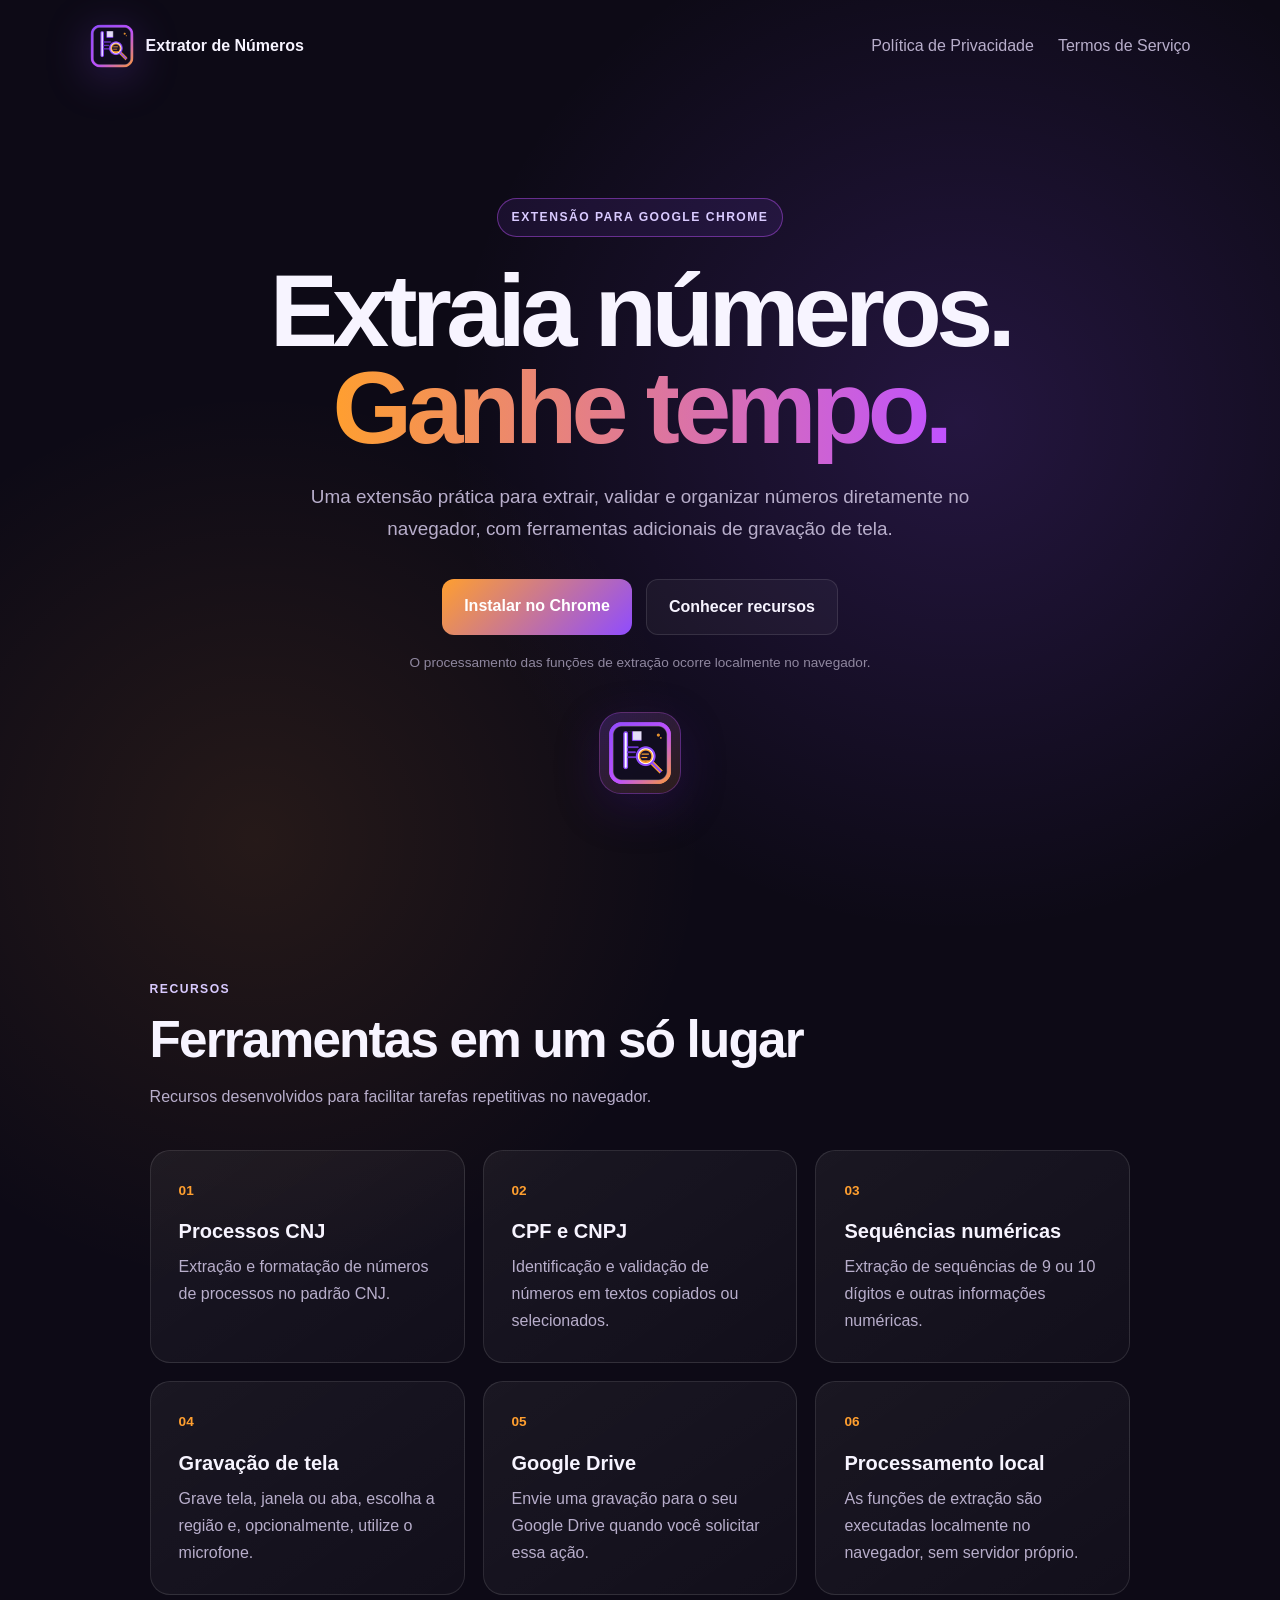
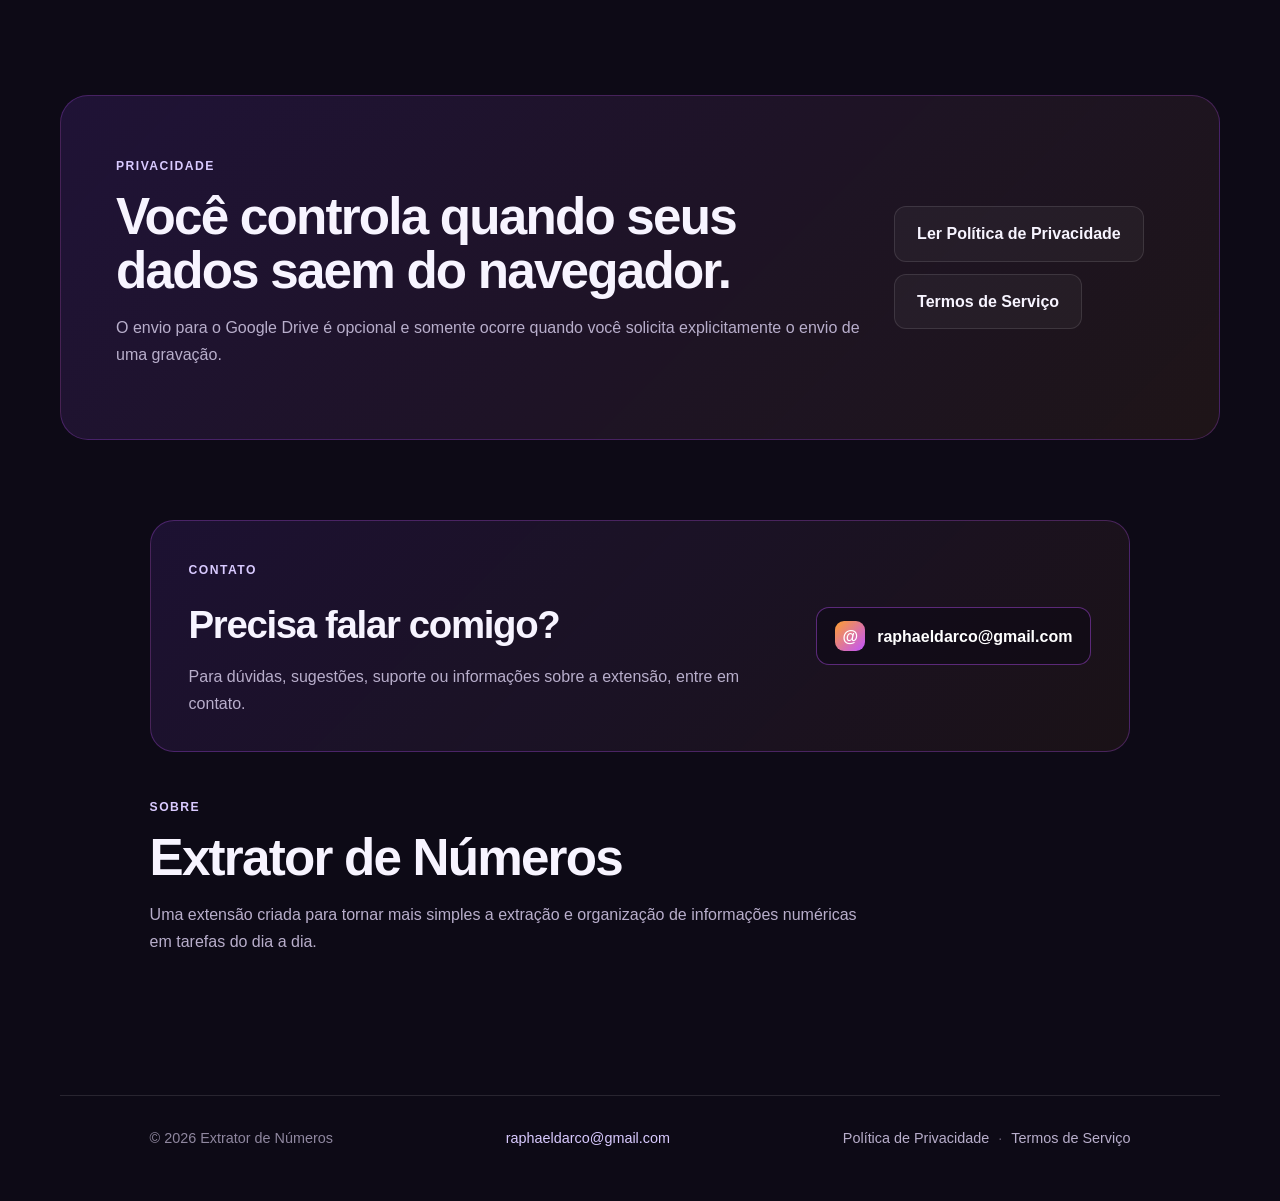
<file: docs/index.html>
<!DOCTYPE html>
<html lang="pt-BR">
<head>
  <meta charset="UTF-8">
  <meta name="google-site-verification" content="2mO7OQUQ_kYdoPT-v-UGAyOBB8fk9TQ_s5k_PDuFMKw" />
  <meta name="viewport" content="width=device-width, initial-scale=1.0">
  <meta name="description" content="Extrator de Números — extensão para Google Chrome para extração, validação, formatação e gravação de tela.">
  <title>Extrator de Números</title>
  <link rel="stylesheet" href="style.css">
</head>
<body>
  <header class="hero">
    <nav class="nav">
      <div class="brand">
        <img class="brand-logo" src="assets/logo.png" alt="Logo Extrator de Números">
        <span>Extrator de Números</span>
      </div>
      <div class="nav-links">
        <a href="privacidade.html">Política de Privacidade</a>
        <a href="termos.html">Termos de Serviço</a>
      </div>
    </nav>

    <div class="hero-content">
      <div class="badge">Extensão para Google Chrome</div>
      <h1>Extraia números.<br><span>Ganhe tempo.</span></h1>
      <p class="lead">
        Uma extensão prática para extrair, validar e organizar números diretamente no navegador,
        com ferramentas adicionais de gravação de tela.
      </p>
      <div class="actions">
        <a class="button primary" href="https://chromewebstore.google.com/detail/extrator-de-n%C3%BAmeros/mpjehkdgofjikceajigjglaoagckagfj?utm_source=item-share-cb" target="_blank" rel="noopener">
          Instalar no Chrome
        </a>
        <a class="button secondary" href="#recursos">Conhecer recursos</a>
      </div>
      <p class="small">O processamento das funções de extração ocorre localmente no navegador.</p>
      <div class="hero-brand-mark"><img src="assets/logo.png" alt="Extrator de Números"></div>
    </div>
  </header>

  <main>
    <section id="recursos" class="section">
      <div class="section-heading">
        <span class="eyebrow">Recursos</span>
        <h2>Ferramentas em um só lugar</h2>
        <p>Recursos desenvolvidos para facilitar tarefas repetitivas no navegador.</p>
      </div>

      <div class="cards">
        <article class="card">
          <div class="card-icon">01</div>
          <h3>Processos CNJ</h3>
          <p>Extração e formatação de números de processos no padrão CNJ.</p>
        </article>

        <article class="card">
          <div class="card-icon">02</div>
          <h3>CPF e CNPJ</h3>
          <p>Identificação e validação de números em textos copiados ou selecionados.</p>
        </article>

        <article class="card">
          <div class="card-icon">03</div>
          <h3>Sequências numéricas</h3>
          <p>Extração de sequências de 9 ou 10 dígitos e outras informações numéricas.</p>
        </article>

        <article class="card">
          <div class="card-icon">04</div>
          <h3>Gravação de tela</h3>
          <p>Grave tela, janela ou aba, escolha a região e, opcionalmente, utilize o microfone.</p>
        </article>

        <article class="card">
          <div class="card-icon">05</div>
          <h3>Google Drive</h3>
          <p>Envie uma gravação para o seu Google Drive quando você solicitar essa ação.</p>
        </article>

        <article class="card">
          <div class="card-icon">06</div>
          <h3>Processamento local</h3>
          <p>As funções de extração são executadas localmente no navegador, sem servidor próprio.</p>
        </article>
      </div>
    </section>

    <section class="privacy-strip">
      <div>
        <span class="eyebrow">Privacidade</span>
        <h2>Você controla quando seus dados saem do navegador.</h2>
        <p>
          O envio para o Google Drive é opcional e somente ocorre quando você solicita
          explicitamente o envio de uma gravação.
        </p>
      </div>
      <div class="privacy-actions">
        <a class="button secondary" href="privacidade.html">Ler Política de Privacidade</a>
        <a class="button secondary" href="termos.html">Termos de Serviço</a>
      </div>
    </section>

    <section class="contact-section">
      <div class="contact-card">
        <div>
          <span class="eyebrow">Contato</span>
          <h2>Precisa falar comigo?</h2>
          <p>Para dúvidas, sugestões, suporte ou informações sobre a extensão, entre em contato.</p>
        </div>
        <a class="contact-email" href="mailto:raphaeldarco@gmail.com">
          <span class="contact-icon">@</span>
          <span>raphaeldarco@gmail.com</span>
        </a>
      </div>
    </section>

    <section class="section compact">
      <div class="section-heading">
        <span class="eyebrow">Sobre</span>
        <h2>Extrator de Números</h2>
        <p>
          Uma extensão criada para tornar mais simples a extração e organização de informações
          numéricas em tarefas do dia a dia.
        </p>
      </div>
    </section>
  </main>

  <footer>
    <div>© 2026 Extrator de Números</div>
    <div class="footer-contact"><a href="mailto:raphaeldarco@gmail.com">raphaeldarco@gmail.com</a></div>
    <div>
      <a href="privacidade.html">Política de Privacidade</a>
      <span class="footer-separator"> · </span>
      <a href="termos.html">Termos de Serviço</a>
    </div>
  </footer>
</body>
</html>
</file>
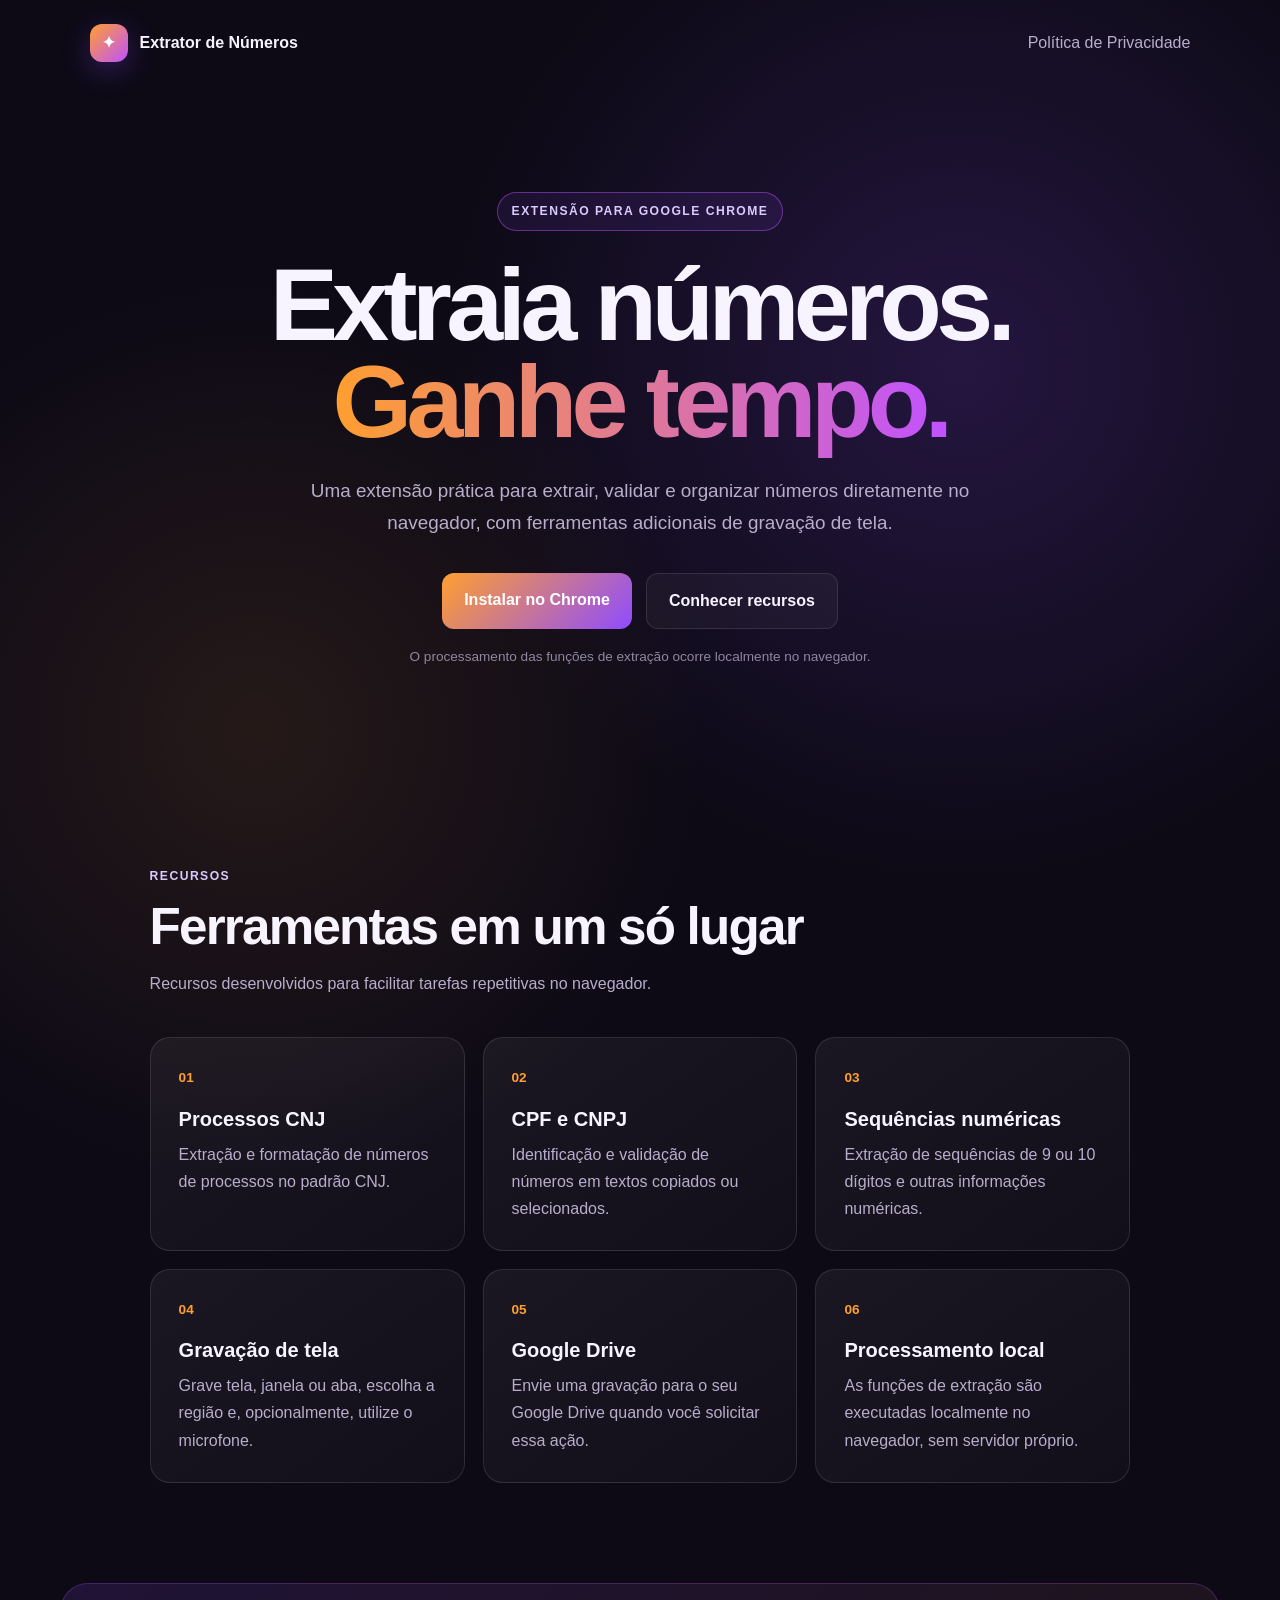
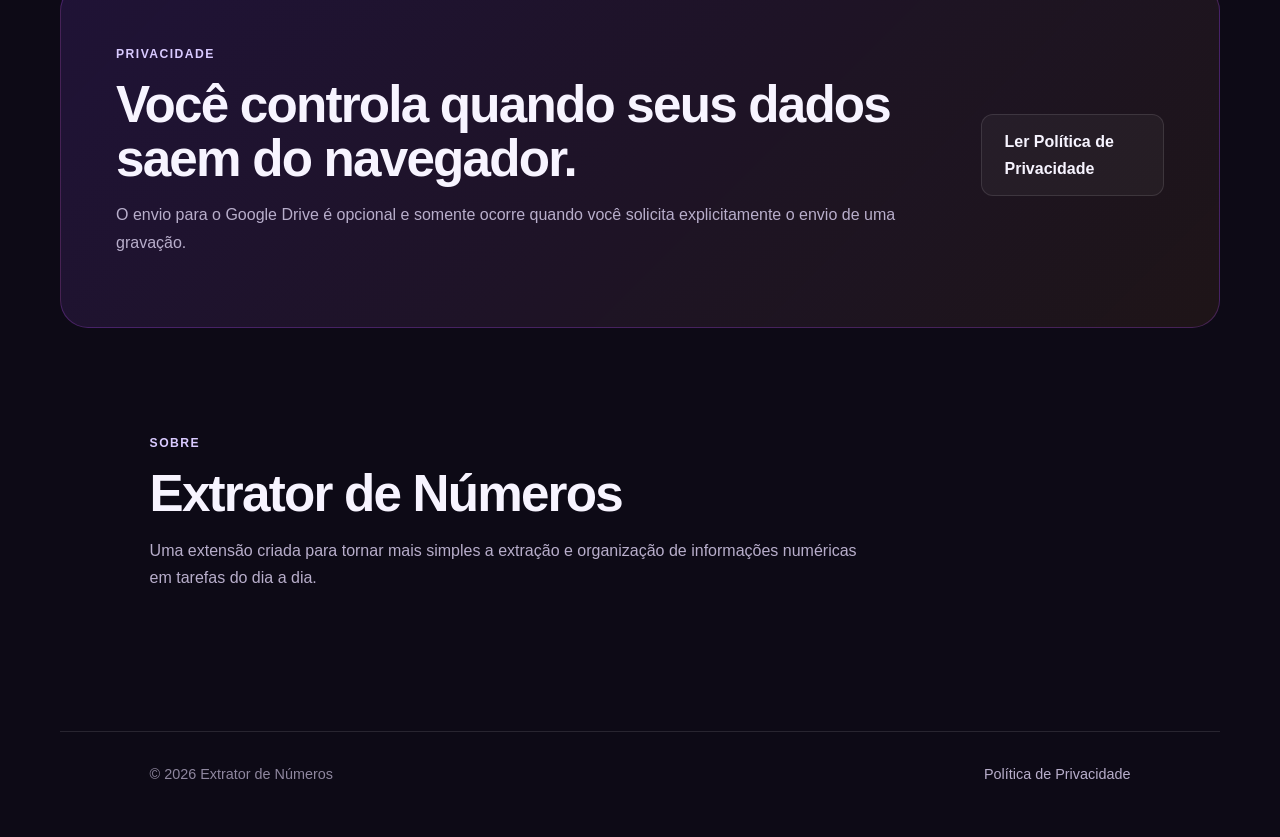
<file: site/index.html>
<!DOCTYPE html>
<html lang="pt-BR">
<head>
  <meta charset="UTF-8">
  <meta name="viewport" content="width=device-width, initial-scale=1.0">
  <meta name="description" content="Extrator de Números — extensão para Google Chrome para extração, validação, formatação e gravação de tela.">
  <title>Extrator de Números</title>
  <link rel="stylesheet" href="style.css">
</head>
<body>
  <header class="hero">
    <nav class="nav">
      <div class="brand">
        <div class="brand-icon">✦</div>
        <span>Extrator de Números</span>
      </div>
      <a href="privacidade.html">Política de Privacidade</a>
    </nav>

    <div class="hero-content">
      <div class="badge">Extensão para Google Chrome</div>
      <h1>Extraia números.<br><span>Ganhe tempo.</span></h1>
      <p class="lead">
        Uma extensão prática para extrair, validar e organizar números diretamente no navegador,
        com ferramentas adicionais de gravação de tela.
      </p>
      <div class="actions">
        <a class="button primary" href="https://chromewebstore.google.com/" target="_blank" rel="noopener">
          Instalar no Chrome
        </a>
        <a class="button secondary" href="#recursos">Conhecer recursos</a>
      </div>
      <p class="small">O processamento das funções de extração ocorre localmente no navegador.</p>
    </div>
  </header>

  <main>
    <section id="recursos" class="section">
      <div class="section-heading">
        <span class="eyebrow">Recursos</span>
        <h2>Ferramentas em um só lugar</h2>
        <p>Recursos desenvolvidos para facilitar tarefas repetitivas no navegador.</p>
      </div>

      <div class="cards">
        <article class="card">
          <div class="card-icon">01</div>
          <h3>Processos CNJ</h3>
          <p>Extração e formatação de números de processos no padrão CNJ.</p>
        </article>

        <article class="card">
          <div class="card-icon">02</div>
          <h3>CPF e CNPJ</h3>
          <p>Identificação e validação de números em textos copiados ou selecionados.</p>
        </article>

        <article class="card">
          <div class="card-icon">03</div>
          <h3>Sequências numéricas</h3>
          <p>Extração de sequências de 9 ou 10 dígitos e outras informações numéricas.</p>
        </article>

        <article class="card">
          <div class="card-icon">04</div>
          <h3>Gravação de tela</h3>
          <p>Grave tela, janela ou aba, escolha a região e, opcionalmente, utilize o microfone.</p>
        </article>

        <article class="card">
          <div class="card-icon">05</div>
          <h3>Google Drive</h3>
          <p>Envie uma gravação para o seu Google Drive quando você solicitar essa ação.</p>
        </article>

        <article class="card">
          <div class="card-icon">06</div>
          <h3>Processamento local</h3>
          <p>As funções de extração são executadas localmente no navegador, sem servidor próprio.</p>
        </article>
      </div>
    </section>

    <section class="privacy-strip">
      <div>
        <span class="eyebrow">Privacidade</span>
        <h2>Você controla quando seus dados saem do navegador.</h2>
        <p>
          O envio para o Google Drive é opcional e somente ocorre quando você solicita
          explicitamente o envio de uma gravação.
        </p>
      </div>
      <a class="button secondary" href="privacidade.html">Ler Política de Privacidade</a>
    </section>

    <section class="section compact">
      <div class="section-heading">
        <span class="eyebrow">Sobre</span>
        <h2>Extrator de Números</h2>
        <p>
          Uma extensão criada para tornar mais simples a extração e organização de informações
          numéricas em tarefas do dia a dia.
        </p>
      </div>
    </section>
  </main>

  <footer>
    <div>© 2026 Extrator de Números</div>
    <div>
      <a href="privacidade.html">Política de Privacidade</a>
    </div>
  </footer>
</body>
</html>
</file>
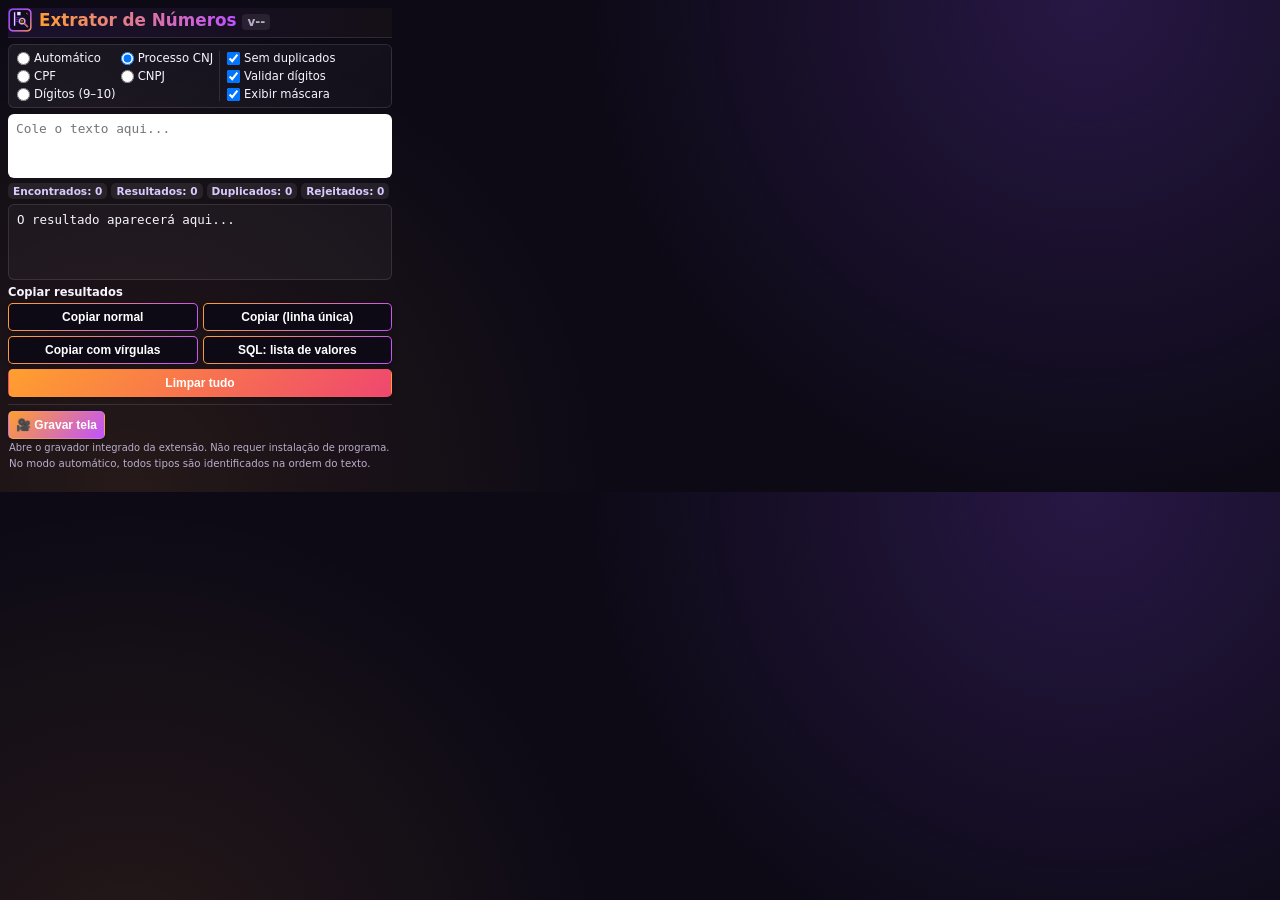
<file: popup.html>
<!DOCTYPE html>
<html lang="pt-BR">
<head>
  <meta charset="UTF-8">
  <meta name="viewport" content="width=device-width, initial-scale=1">
  <title>Extrator de Números</title>
  <style>
    :root {
      --primary: #8f4cff; --primary-hover: #c052ff; --bg-color: #0d0a16;
      --text: #f7f4ff; --muted: #b8aecb; --border: rgba(255,255,255,.11); --success: #10b981;
      --danger: #ef476f; --orange:#ff9f2f; --purple2:#c052ff;
    }
    * { box-sizing: border-box; }
    body {
      font-family: "Segoe UI", system-ui, -apple-system, sans-serif;
      padding: 8px; width: 400px; background:
        radial-gradient(circle at 85% 0%, rgba(143,76,255,.20), transparent 42%),
        radial-gradient(circle at 10% 100%, rgba(255,159,47,.10), transparent 38%),
        var(--bg-color);
      color: var(--text); margin: 0; overflow: hidden;
    }
    .header { display:flex; background:linear-gradient(90deg,rgba(143,76,255,.10),rgba(255,159,47,.03)); align-items:center; gap:7px; margin-bottom:6px;
      border-bottom:1px solid var(--border); padding-bottom:5px; }
    .header img { width:24px; height:24px; }
    .header-title-wrapper { display:flex; align-items:baseline; gap:6px; }
    h3 { margin:0; font-size:1.05rem; background:linear-gradient(90deg,var(--orange),var(--purple2)); -webkit-background-clip:text; background-clip:text; color:transparent; font-weight:700; }
    .versao { font-size:.75rem; color:var(--muted); font-weight:600;
      background:rgba(255,255,255,.08); padding:1px 5px; border-radius:4px; }
    .controles { display:grid; grid-template-columns:1fr 1fr; gap:6px;
      background:linear-gradient(145deg,rgba(255,255,255,.055),rgba(255,255,255,.025)); padding:6px 8px; border:1px solid var(--border);
      border-radius:6px; margin-bottom:6px; }
    .radio-group { display:grid; grid-template-columns:1fr 1fr; gap:4px 5px; font-size:.73rem; }
    .check-group { display:flex; flex-direction:column; gap:4px; font-size:.72rem;
      border-left:1px solid var(--border); padding-left:7px; justify-content:center; }
    label { cursor:pointer; display:flex; align-items:center; gap:4px; white-space:nowrap; }
    input[type=radio], input[type=checkbox] { margin:0; cursor:pointer; }
    textarea { display:block; width:100%; height:64px; padding:6px 7px; border:1px solid var(--border);
      border-radius:6px; resize:none; font-family:monospace; font-size:.8rem; margin-bottom:5px; }
    textarea:focus { outline:2px solid rgba(143,76,255,.65); border-color:transparent; }
    .resumo { display:flex; flex-wrap:wrap; gap:4px; margin:0 0 5px; }
    .contador { background:rgba(255,255,255,.08); color:#d9caff; border-radius:5px; padding:2px 5px;
      font-size:.66rem; font-weight:600; }
    .contador.alerta { background:rgba(239,71,111,.16); color:#ffb4c2; }
    .resultado { white-space:pre-wrap; overflow-wrap:anywhere; background:rgba(255,255,255,.035);
      border:1px solid var(--border); border-radius:6px; padding:7px 8px;
      margin-bottom:5px; height:76px; overflow-y:auto; font-family:monospace;
      font-size:.78rem; color:#f7f4ff; }
    .rotulo { font-size:.72rem; font-weight:700; margin:1px 0 4px; }
    .botoes { display:grid; grid-template-columns:1fr 1fr; gap:5px; }
    button { background:linear-gradient(135deg,var(--orange),var(--purple)); color:#fff; border:1px solid rgba(255,255,255,.12); padding:6px 7px;
      border-radius:5px; cursor:pointer; font-weight:600; font-size:.75rem; transition:background .15s, box-shadow .15s, transform .1s; box-shadow:0 1px 4px rgba(0,0,0,.18); }
    button:hover { background:linear-gradient(135deg,#ffae43,#c052ff); box-shadow:0 2px 7px rgba(192,82,255,.28); }
    button:active { transform:scale(.99); }
    .botoes button {
      background:
        linear-gradient(#0d0a16,#0d0a16) padding-box,
        linear-gradient(135deg,var(--orange),var(--purple2)) border-box;
      color:#fff;
      border:1px solid transparent;
    }
    .botoes button:hover {
      background:
        linear-gradient(#171126,#171126) padding-box,
        linear-gradient(135deg,var(--orange),var(--purple2)) border-box;
      box-shadow:0 2px 8px rgba(192,82,255,.32);
    }
    .btn-largo { grid-column:span 2; }
    .btn-perigo { background:linear-gradient(135deg,#ff9f2f,#ef476f)!important; }
    .btn-perigo:hover { background:linear-gradient(135deg,#ffad3d,#f45b7b)!important; box-shadow:0 2px 8px rgba(239,71,111,.30); }
    .sucesso { background:linear-gradient(135deg,#0ea66f,#13c48b)!important; }
    .ajuda { font-size:.64rem; color:var(--muted); line-height:1.2; margin:4px 1px 0; }
    .status { min-height:12px; font-size:.66rem; color:var(--muted); margin:3px 1px 0; }

    .gravador-separador { margin-top:7px; border-top:1px solid var(--border); padding-top:6px; }
    #btn-gravar { background:linear-gradient(135deg,#ff9f2f,#c052ff); }
    #btn-gravar:hover { background:linear-gradient(135deg,#ffad3d,#c052ff); }
    .gravador-info { font-size:.62rem; color:var(--muted); margin:3px 1px 0; }

    @media (max-width: 360px) { body { width:340px; } .controles { grid-template-columns:1fr 1fr; } }
  </style>
</head>
<body>
  <div class="header">
    <img src="icons/icon48.png" alt="Ícone">
    <div class="header-title-wrapper">
      <h3>Extrator de Números</h3>
      <span id="versao-app" class="versao">v--</span>
    </div>
  </div>

  <div class="controles">
    <div class="radio-group" role="group" aria-label="Tipo de extração">
      <label><input type="radio" name="tipo" value="AUTO"> Automático</label>
      <label><input type="radio" name="tipo" value="CNJ" checked> Processo CNJ</label>
      <label><input type="radio" name="tipo" value="CPF"> CPF</label>
      <label><input type="radio" name="tipo" value="CNPJ"> CNPJ</label>
      <label><input type="radio" name="tipo" value="9_10_digitos"> Dígitos (9–10)</label>
    </div>
    <div class="check-group">
      <label><input type="checkbox" id="remover-duplicados" checked> Sem duplicados</label>
      <label><input type="checkbox" id="validar-dv" checked> Validar dígitos</label>
      <label><input type="checkbox" id="com-mascara" checked> Exibir máscara</label>
    </div>
  </div>

  <textarea id="entrada" placeholder="Cole o texto aqui..." aria-label="Texto para extrair"></textarea>
  <div class="resumo" aria-live="polite">
    <span class="contador" id="cnt-encontrados">Encontrados: 0</span>
    <span class="contador" id="cnt-resultados">Resultados: 0</span>
    <span class="contador" id="cnt-duplicados">Duplicados: 0</span>
    <span class="contador" id="cnt-invalidos">Rejeitados: 0</span>
  </div>
  <div class="resultado" id="saida" aria-live="polite">O resultado aparecerá aqui...</div>

  <div class="rotulo">Copiar resultados</div>
  <div class="botoes">
    <button id="btn-copiar">Copiar normal</button>
    <button id="btn-copiar-linha">Copiar (linha única)</button>
    <button id="btn-copiar-virgula">Copiar com vírgulas</button>
    <button id="btn-copiar-sql-lista">SQL: lista de valores</button>
    <button id="btn-limpar" class="btn-largo btn-perigo">Limpar tudo</button>
  </div>

  <div class="gravador-separador">
    <button id="btn-gravar" class="btn-largo">🎥 Gravar tela</button>
    <div class="gravador-info">Abre o gravador integrado da extensão. Não requer instalação de programa.</div>
  </div>

  <p class="ajuda">No modo automático, todos tipos são identificados na ordem do texto.</p>
  <div class="status" id="status" role="status"></div>

  <script src="popup.js"></script>
</body>
</html>
</file>
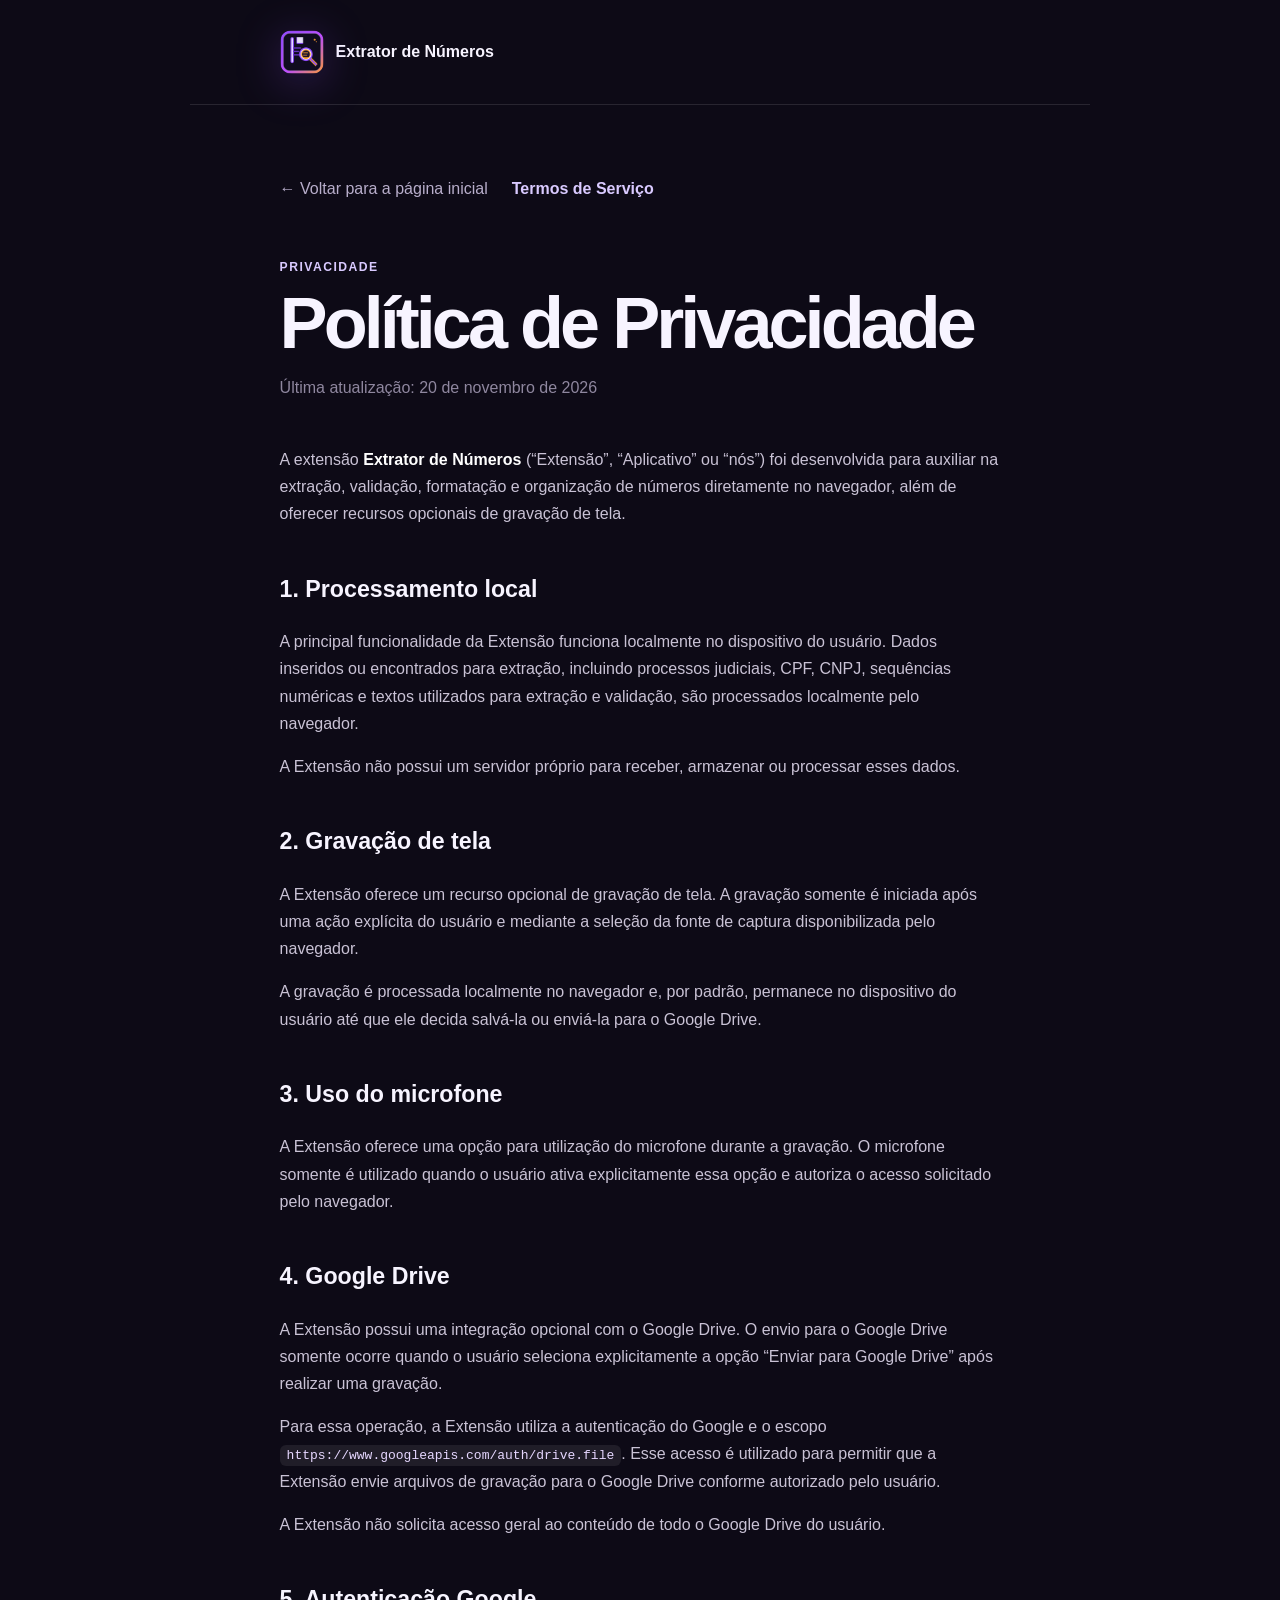
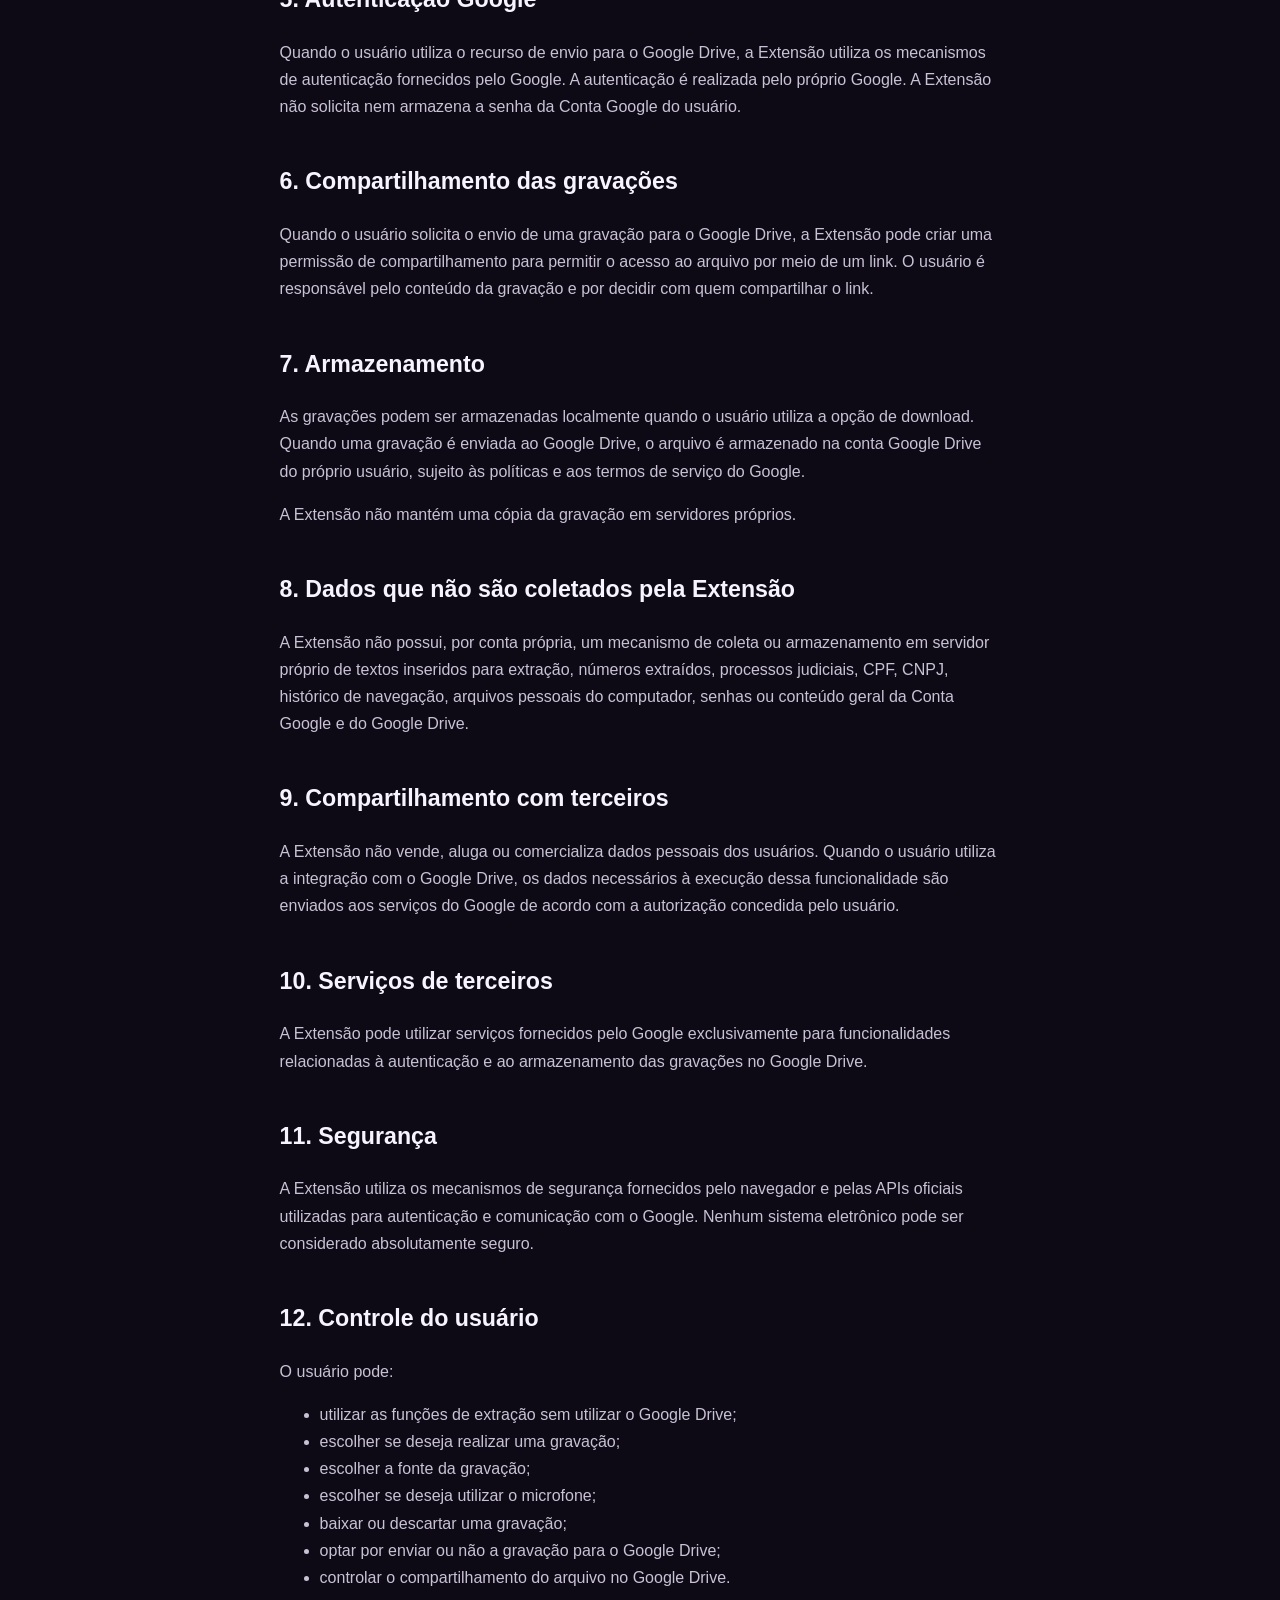
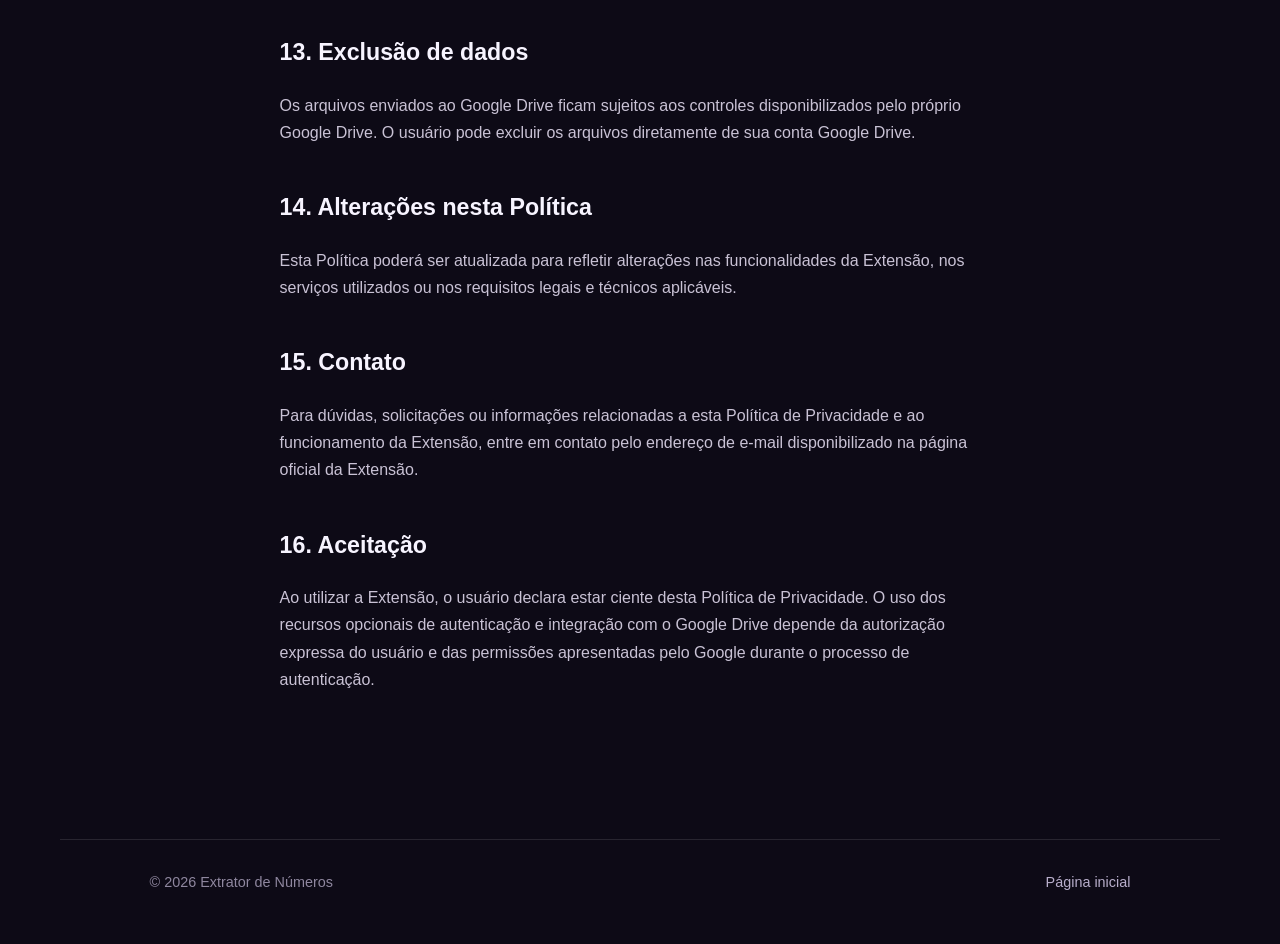
<file: docs/privacidade.html>
<!DOCTYPE html>
<html lang="pt-BR">
<head>
  <meta charset="UTF-8">
  <meta name="viewport" content="width=device-width, initial-scale=1.0">
  <meta name="description" content="Política de Privacidade do Extrator de Números.">
  <title>Política de Privacidade — Extrator de Números</title>
  <link rel="stylesheet" href="style.css">
</head>
<body class="document-page">
  <header class="simple-header">
    <a class="brand" href="index.html">
      <img class="brand-logo" src="assets/logo.png" alt="Logo Extrator de Números">
      <span>Extrator de Números</span>
    </a>
  </header>

  <main class="document">
    <div class="document-links">
      <a class="back" href="index.html">← Voltar para a página inicial</a>
      <a class="document-link" href="termos.html">Termos de Serviço</a>
    </div>

    <span class="eyebrow">Privacidade</span>
    <h1>Política de Privacidade</h1>
    <p class="updated">Última atualização: 20 de novembro de 2026</p>

    <p>
      A extensão <strong>Extrator de Números</strong> (“Extensão”, “Aplicativo” ou “nós”)
      foi desenvolvida para auxiliar na extração, validação, formatação e organização de
      números diretamente no navegador, além de oferecer recursos opcionais de gravação de tela.
    </p>

    <h2>1. Processamento local</h2>
    <p>
      A principal funcionalidade da Extensão funciona localmente no dispositivo do usuário.
      Dados inseridos ou encontrados para extração, incluindo processos judiciais, CPF, CNPJ,
      sequências numéricas e textos utilizados para extração e validação, são processados localmente
      pelo navegador.
    </p>
    <p>A Extensão não possui um servidor próprio para receber, armazenar ou processar esses dados.</p>

    <h2>2. Gravação de tela</h2>
    <p>
      A Extensão oferece um recurso opcional de gravação de tela. A gravação somente é iniciada
      após uma ação explícita do usuário e mediante a seleção da fonte de captura disponibilizada
      pelo navegador.
    </p>
    <p>
      A gravação é processada localmente no navegador e, por padrão, permanece no dispositivo
      do usuário até que ele decida salvá-la ou enviá-la para o Google Drive.
    </p>

    <h2>3. Uso do microfone</h2>
    <p>
      A Extensão oferece uma opção para utilização do microfone durante a gravação.
      O microfone somente é utilizado quando o usuário ativa explicitamente essa opção e
      autoriza o acesso solicitado pelo navegador.
    </p>

    <h2>4. Google Drive</h2>
    <p>
      A Extensão possui uma integração opcional com o Google Drive. O envio para o Google Drive
      somente ocorre quando o usuário seleciona explicitamente a opção “Enviar para Google Drive”
      após realizar uma gravação.
    </p>
    <p>
      Para essa operação, a Extensão utiliza a autenticação do Google e o escopo
      <code>https://www.googleapis.com/auth/drive.file</code>.
      Esse acesso é utilizado para permitir que a Extensão envie arquivos de gravação para o
      Google Drive conforme autorizado pelo usuário.
    </p>
    <p>
      A Extensão não solicita acesso geral ao conteúdo de todo o Google Drive do usuário.
    </p>

    <h2>5. Autenticação Google</h2>
    <p>
      Quando o usuário utiliza o recurso de envio para o Google Drive, a Extensão utiliza os
      mecanismos de autenticação fornecidos pelo Google. A autenticação é realizada pelo próprio
      Google. A Extensão não solicita nem armazena a senha da Conta Google do usuário.
    </p>

    <h2>6. Compartilhamento das gravações</h2>
    <p>
      Quando o usuário solicita o envio de uma gravação para o Google Drive, a Extensão pode criar
      uma permissão de compartilhamento para permitir o acesso ao arquivo por meio de um link.
      O usuário é responsável pelo conteúdo da gravação e por decidir com quem compartilhar o link.
    </p>

    <h2>7. Armazenamento</h2>
    <p>
      As gravações podem ser armazenadas localmente quando o usuário utiliza a opção de download.
      Quando uma gravação é enviada ao Google Drive, o arquivo é armazenado na conta Google Drive
      do próprio usuário, sujeito às políticas e aos termos de serviço do Google.
    </p>
    <p>A Extensão não mantém uma cópia da gravação em servidores próprios.</p>

    <h2>8. Dados que não são coletados pela Extensão</h2>
    <p>
      A Extensão não possui, por conta própria, um mecanismo de coleta ou armazenamento em servidor
      próprio de textos inseridos para extração, números extraídos, processos judiciais, CPF,
      CNPJ, histórico de navegação, arquivos pessoais do computador, senhas ou conteúdo geral
      da Conta Google e do Google Drive.
    </p>

    <h2>9. Compartilhamento com terceiros</h2>
    <p>
      A Extensão não vende, aluga ou comercializa dados pessoais dos usuários.
      Quando o usuário utiliza a integração com o Google Drive, os dados necessários à execução
      dessa funcionalidade são enviados aos serviços do Google de acordo com a autorização
      concedida pelo usuário.
    </p>

    <h2>10. Serviços de terceiros</h2>
    <p>
      A Extensão pode utilizar serviços fornecidos pelo Google exclusivamente para funcionalidades
      relacionadas à autenticação e ao armazenamento das gravações no Google Drive.
    </p>

    <h2>11. Segurança</h2>
    <p>
      A Extensão utiliza os mecanismos de segurança fornecidos pelo navegador e pelas APIs oficiais
      utilizadas para autenticação e comunicação com o Google. Nenhum sistema eletrônico pode ser
      considerado absolutamente seguro.
    </p>

    <h2>12. Controle do usuário</h2>
    <p>O usuário pode:</p>
    <ul>
      <li>utilizar as funções de extração sem utilizar o Google Drive;</li>
      <li>escolher se deseja realizar uma gravação;</li>
      <li>escolher a fonte da gravação;</li>
      <li>escolher se deseja utilizar o microfone;</li>
      <li>baixar ou descartar uma gravação;</li>
      <li>optar por enviar ou não a gravação para o Google Drive;</li>
      <li>controlar o compartilhamento do arquivo no Google Drive.</li>
    </ul>

    <h2>13. Exclusão de dados</h2>
    <p>
      Os arquivos enviados ao Google Drive ficam sujeitos aos controles disponibilizados pelo
      próprio Google Drive. O usuário pode excluir os arquivos diretamente de sua conta Google Drive.
    </p>

    <h2>14. Alterações nesta Política</h2>
    <p>
      Esta Política poderá ser atualizada para refletir alterações nas funcionalidades da Extensão,
      nos serviços utilizados ou nos requisitos legais e técnicos aplicáveis.
    </p>

    <h2>15. Contato</h2>
    <p>
      Para dúvidas, solicitações ou informações relacionadas a esta Política de Privacidade e ao
      funcionamento da Extensão, entre em contato pelo endereço de e-mail disponibilizado na
      página oficial da Extensão.
    </p>

    <h2>16. Aceitação</h2>
    <p>
      Ao utilizar a Extensão, o usuário declara estar ciente desta Política de Privacidade.
      O uso dos recursos opcionais de autenticação e integração com o Google Drive depende da
      autorização expressa do usuário e das permissões apresentadas pelo Google durante o processo
      de autenticação.
    </p>
  </main>

  <footer>
    <div>© 2026 Extrator de Números</div>
    <div><a href="index.html">Página inicial</a></div>
  </footer>
</body>
</html>
</file>
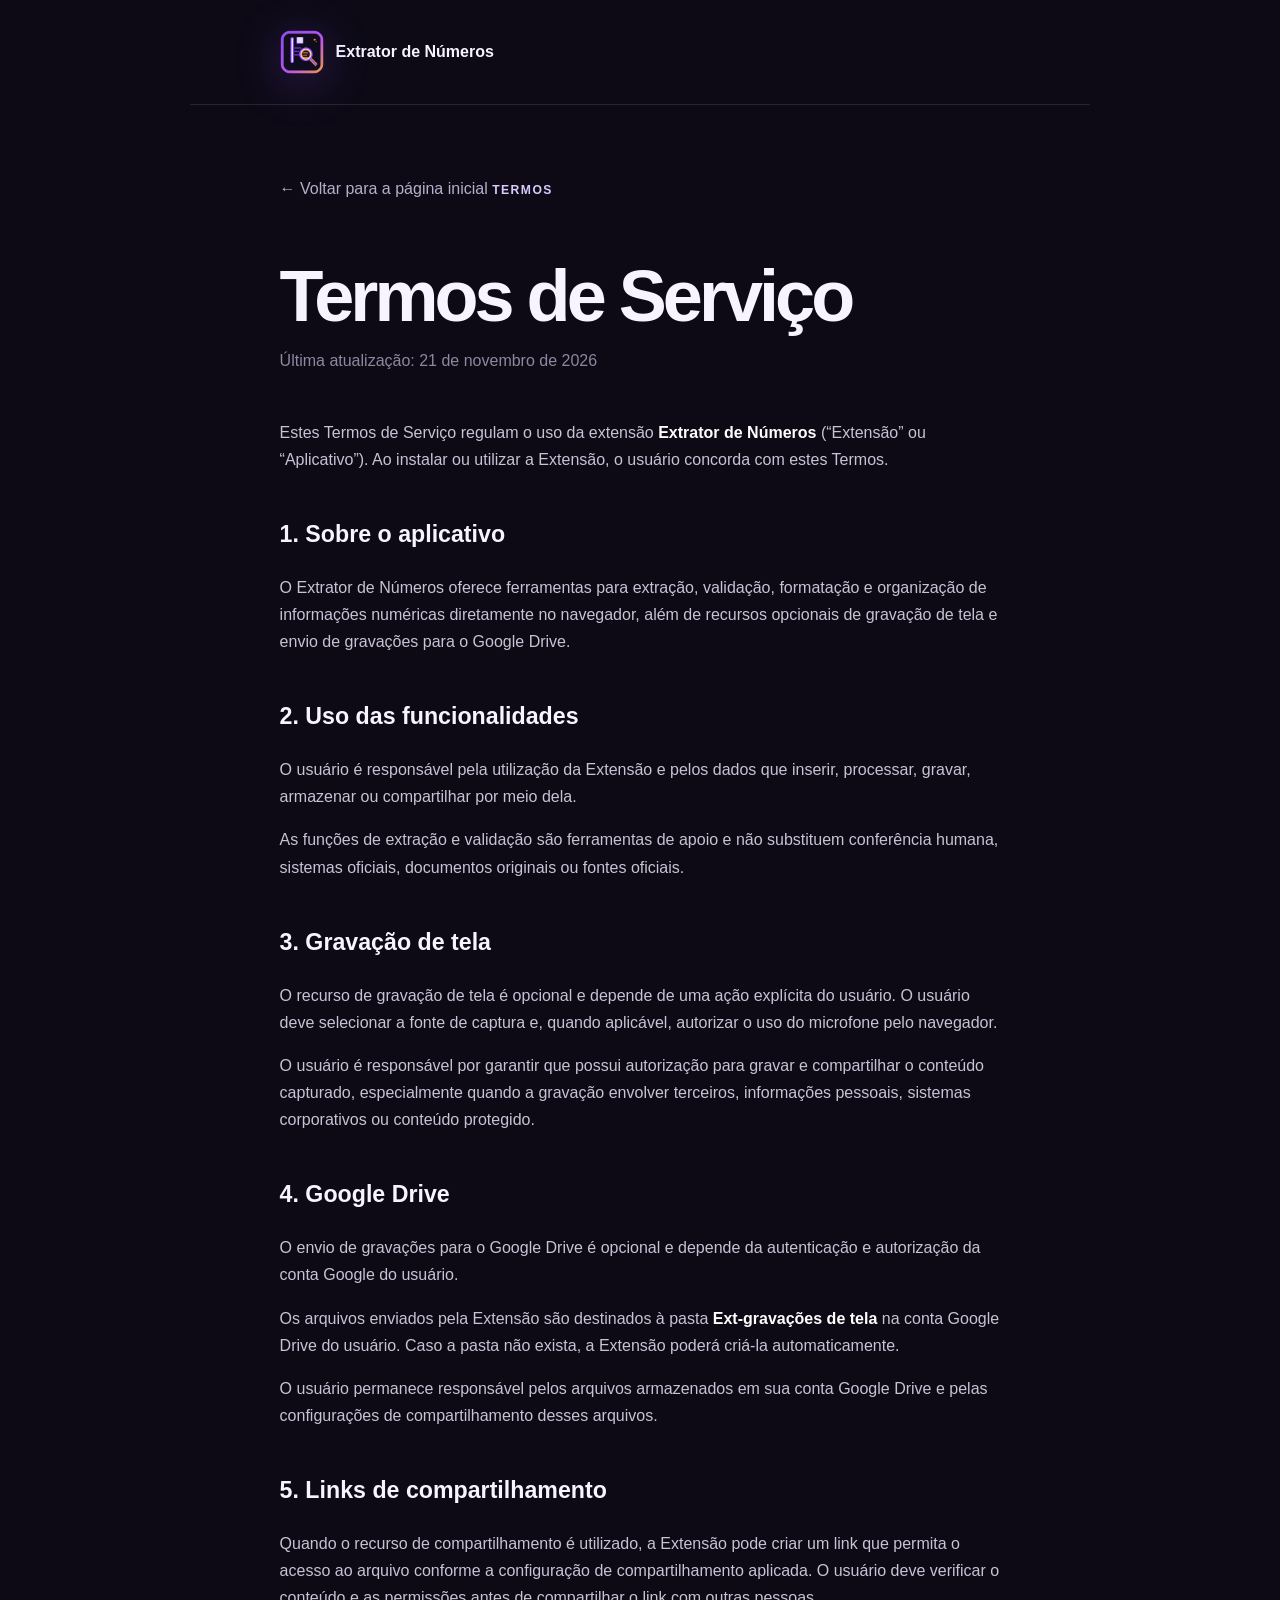
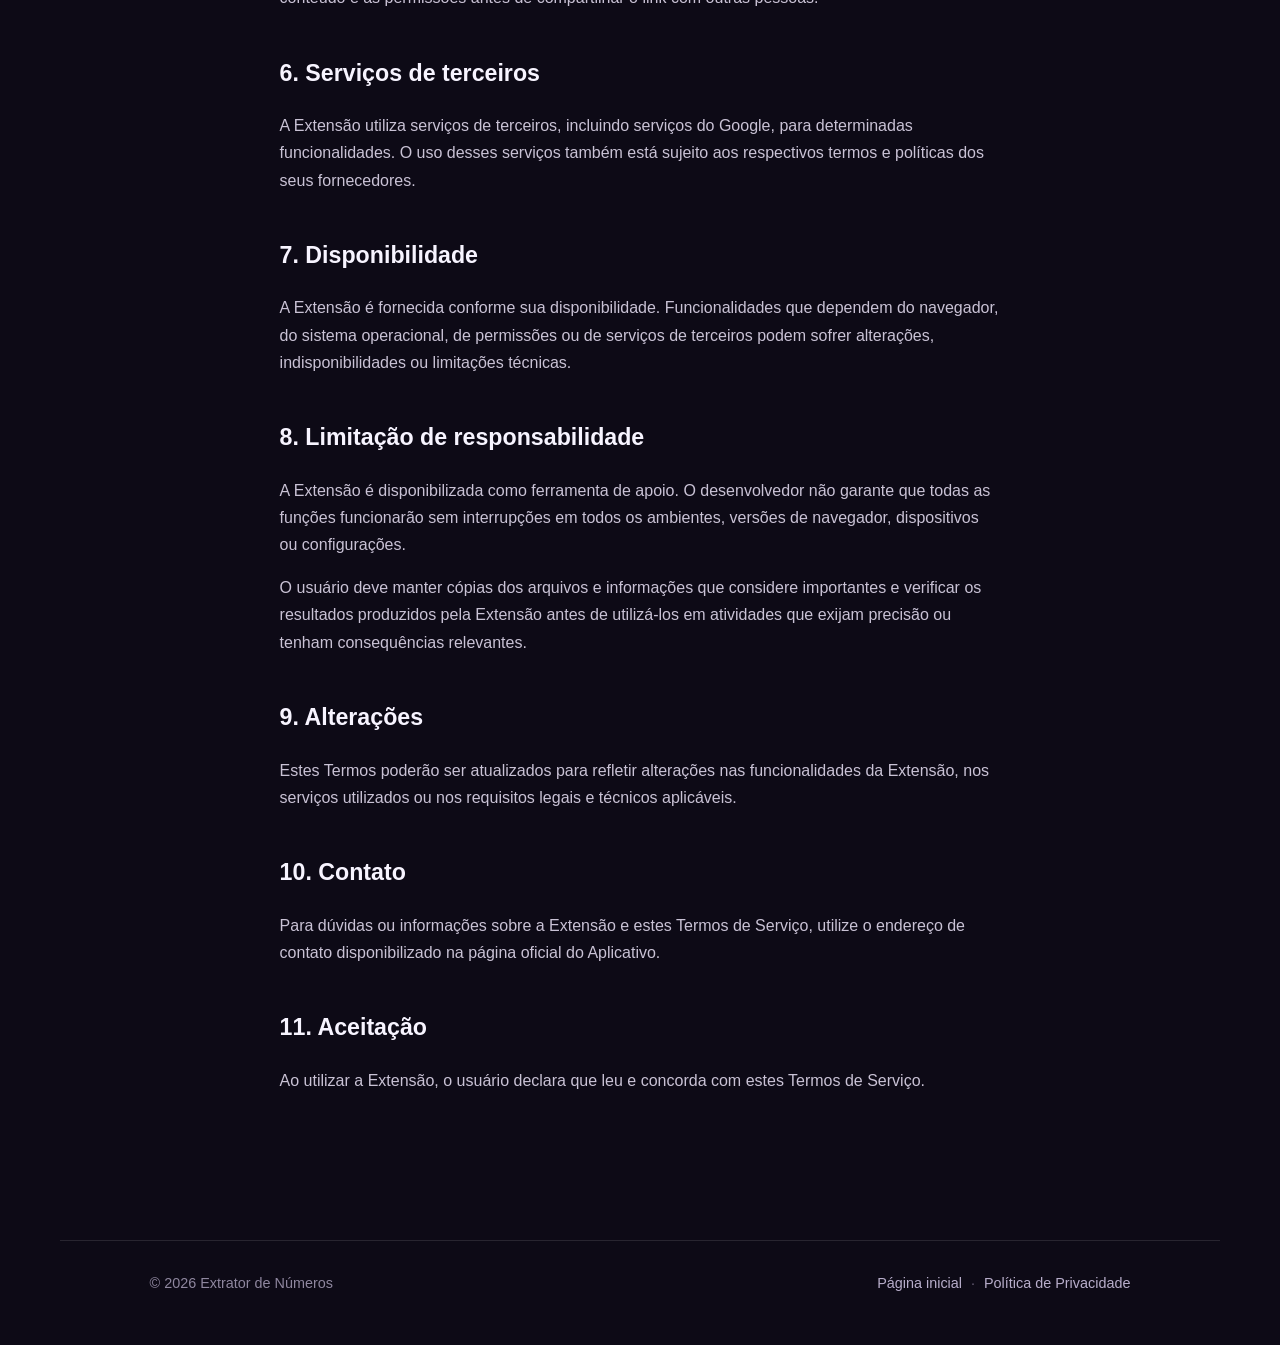
<file: docs/termos.html>
<!DOCTYPE html>
<html lang="pt-BR">
<head>
  <meta charset="UTF-8">
  <meta name="viewport" content="width=device-width, initial-scale=1.0">
  <meta name="description" content="Termos de Serviço do Extrator de Números.">
  <title>Termos de Serviço — Extrator de Números</title>
  <link rel="stylesheet" href="style.css">
</head>
<body class="document-page">
  <header class="simple-header">
    <a class="brand" href="index.html">
      <img class="brand-logo" src="assets/logo.png" alt="Logo Extrator de Números">
      <span>Extrator de Números</span>
    </a>
  </header>

  <main class="document">
    <a class="back" href="index.html">← Voltar para a página inicial</a>

    <span class="eyebrow">Termos</span>
    <h1>Termos de Serviço</h1>
    <p class="updated">Última atualização: 21 de novembro de 2026</p>

    <p>
      Estes Termos de Serviço regulam o uso da extensão <strong>Extrator de Números</strong>
      (“Extensão” ou “Aplicativo”). Ao instalar ou utilizar a Extensão, o usuário concorda
      com estes Termos.
    </p>

    <h2>1. Sobre o aplicativo</h2>
    <p>
      O Extrator de Números oferece ferramentas para extração, validação, formatação e
      organização de informações numéricas diretamente no navegador, além de recursos
      opcionais de gravação de tela e envio de gravações para o Google Drive.
    </p>

    <h2>2. Uso das funcionalidades</h2>
    <p>
      O usuário é responsável pela utilização da Extensão e pelos dados que inserir,
      processar, gravar, armazenar ou compartilhar por meio dela.
    </p>
    <p>
      As funções de extração e validação são ferramentas de apoio e não substituem
      conferência humana, sistemas oficiais, documentos originais ou fontes oficiais.
    </p>

    <h2>3. Gravação de tela</h2>
    <p>
      O recurso de gravação de tela é opcional e depende de uma ação explícita do usuário.
      O usuário deve selecionar a fonte de captura e, quando aplicável, autorizar o uso
      do microfone pelo navegador.
    </p>
    <p>
      O usuário é responsável por garantir que possui autorização para gravar e compartilhar
      o conteúdo capturado, especialmente quando a gravação envolver terceiros, informações
      pessoais, sistemas corporativos ou conteúdo protegido.
    </p>

    <h2>4. Google Drive</h2>
    <p>
      O envio de gravações para o Google Drive é opcional e depende da autenticação e
      autorização da conta Google do usuário.
    </p>
    <p>
      Os arquivos enviados pela Extensão são destinados à pasta
      <strong>Ext-gravações de tela</strong> na conta Google Drive do usuário. Caso a pasta
      não exista, a Extensão poderá criá-la automaticamente.
    </p>
    <p>
      O usuário permanece responsável pelos arquivos armazenados em sua conta Google Drive
      e pelas configurações de compartilhamento desses arquivos.
    </p>

    <h2>5. Links de compartilhamento</h2>
    <p>
      Quando o recurso de compartilhamento é utilizado, a Extensão pode criar um link que
      permita o acesso ao arquivo conforme a configuração de compartilhamento aplicada.
      O usuário deve verificar o conteúdo e as permissões antes de compartilhar o link com
      outras pessoas.
    </p>

    <h2>6. Serviços de terceiros</h2>
    <p>
      A Extensão utiliza serviços de terceiros, incluindo serviços do Google, para determinadas
      funcionalidades. O uso desses serviços também está sujeito aos respectivos termos e
      políticas dos seus fornecedores.
    </p>

    <h2>7. Disponibilidade</h2>
    <p>
      A Extensão é fornecida conforme sua disponibilidade. Funcionalidades que dependem do
      navegador, do sistema operacional, de permissões ou de serviços de terceiros podem
      sofrer alterações, indisponibilidades ou limitações técnicas.
    </p>

    <h2>8. Limitação de responsabilidade</h2>
    <p>
      A Extensão é disponibilizada como ferramenta de apoio. O desenvolvedor não garante que
      todas as funções funcionarão sem interrupções em todos os ambientes, versões de navegador,
      dispositivos ou configurações.
    </p>
    <p>
      O usuário deve manter cópias dos arquivos e informações que considere importantes e
      verificar os resultados produzidos pela Extensão antes de utilizá-los em atividades
      que exijam precisão ou tenham consequências relevantes.
    </p>

    <h2>9. Alterações</h2>
    <p>
      Estes Termos poderão ser atualizados para refletir alterações nas funcionalidades da
      Extensão, nos serviços utilizados ou nos requisitos legais e técnicos aplicáveis.
    </p>

    <h2>10. Contato</h2>
    <p>
      Para dúvidas ou informações sobre a Extensão e estes Termos de Serviço, utilize o
      endereço de contato disponibilizado na página oficial do Aplicativo.
    </p>

    <h2>11. Aceitação</h2>
    <p>
      Ao utilizar a Extensão, o usuário declara que leu e concorda com estes Termos de Serviço.
    </p>
  </main>

  <footer>
    <div>© 2026 Extrator de Números</div>
    <div>
      <a href="index.html">Página inicial</a>
      <span class="footer-separator"> · </span>
      <a href="privacidade.html">Política de Privacidade</a>
    </div>
  </footer>
</body>
</html>
</file>
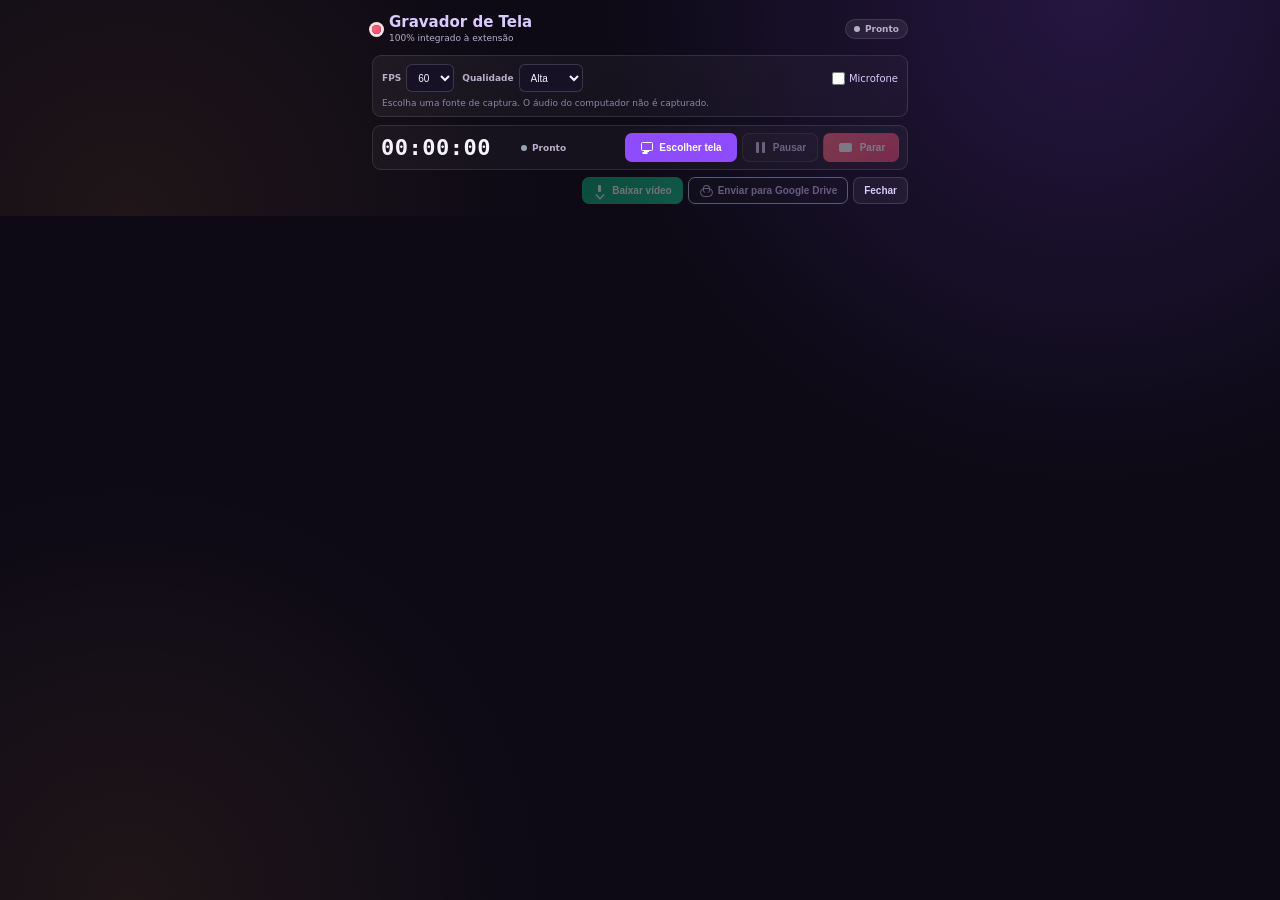
<file: recorder/recorder.html>
<!DOCTYPE html>
<html lang="pt-BR">
<head>
<meta charset="UTF-8">
<meta name="viewport" content="width=device-width, initial-scale=1">
<title>Gravador de Tela</title>
<link rel="stylesheet" href="recorder.css">
</head>
<body>
<div class="app">
  <header>
    <div class="brand"><span class="dot"></span><div><h1>Gravador de Tela</h1><div class="sub">100% integrado à extensão</div></div></div>
    <span id="state" class="state state-ready">Pronto</span>
  </header>

  <section class="panel">
    <div class="settings">
      <label class="field">FPS <select id="fps"><option value="30">30</option><option value="60" selected>60</option></select></label>
      <label class="field">Qualidade <select id="quality"><option value="high" selected>Alta</option><option value="medium">Média</option><option value="low">Baixa</option></select></label>
      <div class="checks"><label><input type="checkbox" id="mic"> Microfone</label></div>
    </div>
    <div class="info" id="info">Escolha uma fonte de captura. O áudio do computador não é capturado.</div>
  </section>

  <section id="selectionPanel" class="selection-panel hidden">
    <div class="selection-head">
      <div>
        <strong>Selecione a área da gravação</strong>
        <span>Arraste sobre a prévia para definir o retângulo.</span>
      </div>
      <div id="selectionSize" class="selection-size">Área: —</div>
    </div>
    <div id="previewWrap" class="preview-wrap">
      <video id="preview" autoplay muted playsinline></video>
      <div id="selectionBox" class="selection-box hidden"></div>
      <div id="selectionHint">Clique e arraste para selecionar uma área</div>
    </div>
    <div class="selection-actions">
      <div class="left"><button id="selectFull" class="btn-secondary"><span class="icon icon-screen"></span>Tela inteira</button></div>
      <button id="startRecording" class="primary btn-start" disabled><span class="icon icon-record"></span>Iniciar gravação</button>
    </div>
  </section>

  <div class="controlbar">
    <div class="timer" id="timer">00:00:00</div>
    <div class="record-status" id="recordStatus">Pronto</div>
    <div class="actions">
      <button id="choose" class="primary btn-main"><span class="icon icon-screen"></span>Escolher tela</button>
      <button id="pause" class="btn-pause" disabled><span class="icon icon-pause"></span><span class="btn-label">Pausar</span></button>
      <button id="stop" class="danger btn-stop" disabled><span class="icon icon-stop"></span>Parar</button>
    </div>
  </div>

  <div class="bottom">
    <button id="download" class="btn-download" disabled><span class="icon icon-download"></span>Baixar vídeo</button>
    <button id="uploadDrive" class="btn-drive" disabled><span class="icon icon-cloud"></span>Enviar para Google Drive</button>
    <button id="close" class="btn-close">Fechar</button>
  </div>

  <div id="cloudStatus" class="cloud-status"></div>
  <div id="shareResult" class="share-result hidden">
    <div class="share-title"><span class="share-check">✓</span><span id="shareText">Vídeo enviado para o Google Drive</span></div>
    <div class="share-actions"><button id="copyLink" class="btn-secondary"><span class="icon icon-link"></span>Copiar link</button><button id="openLink" class="btn-secondary"><span class="icon icon-external"></span>Abrir</button></div>
  </div>
  <div id="error" class="error"></div>
</div>
<script src="drive.js"></script>
<script src="recorder.js"></script>
</body>
</html>
</file>
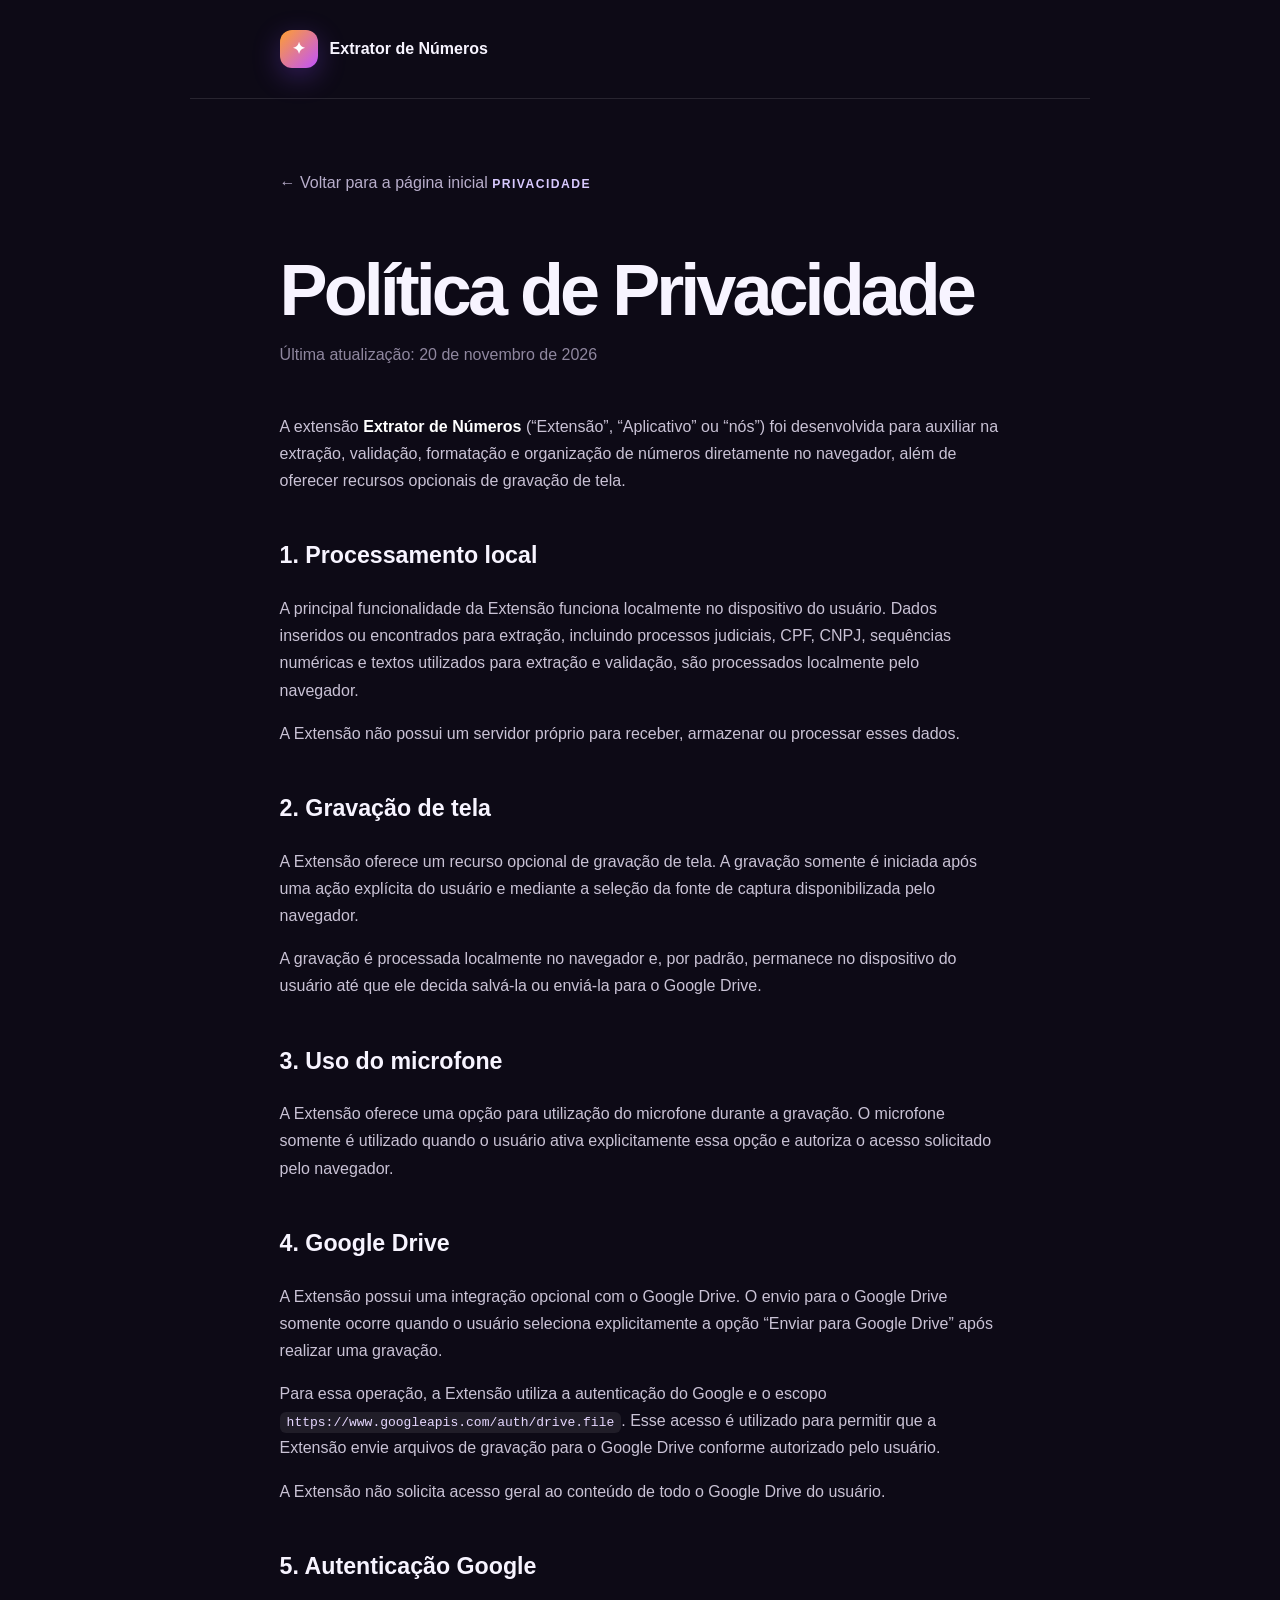
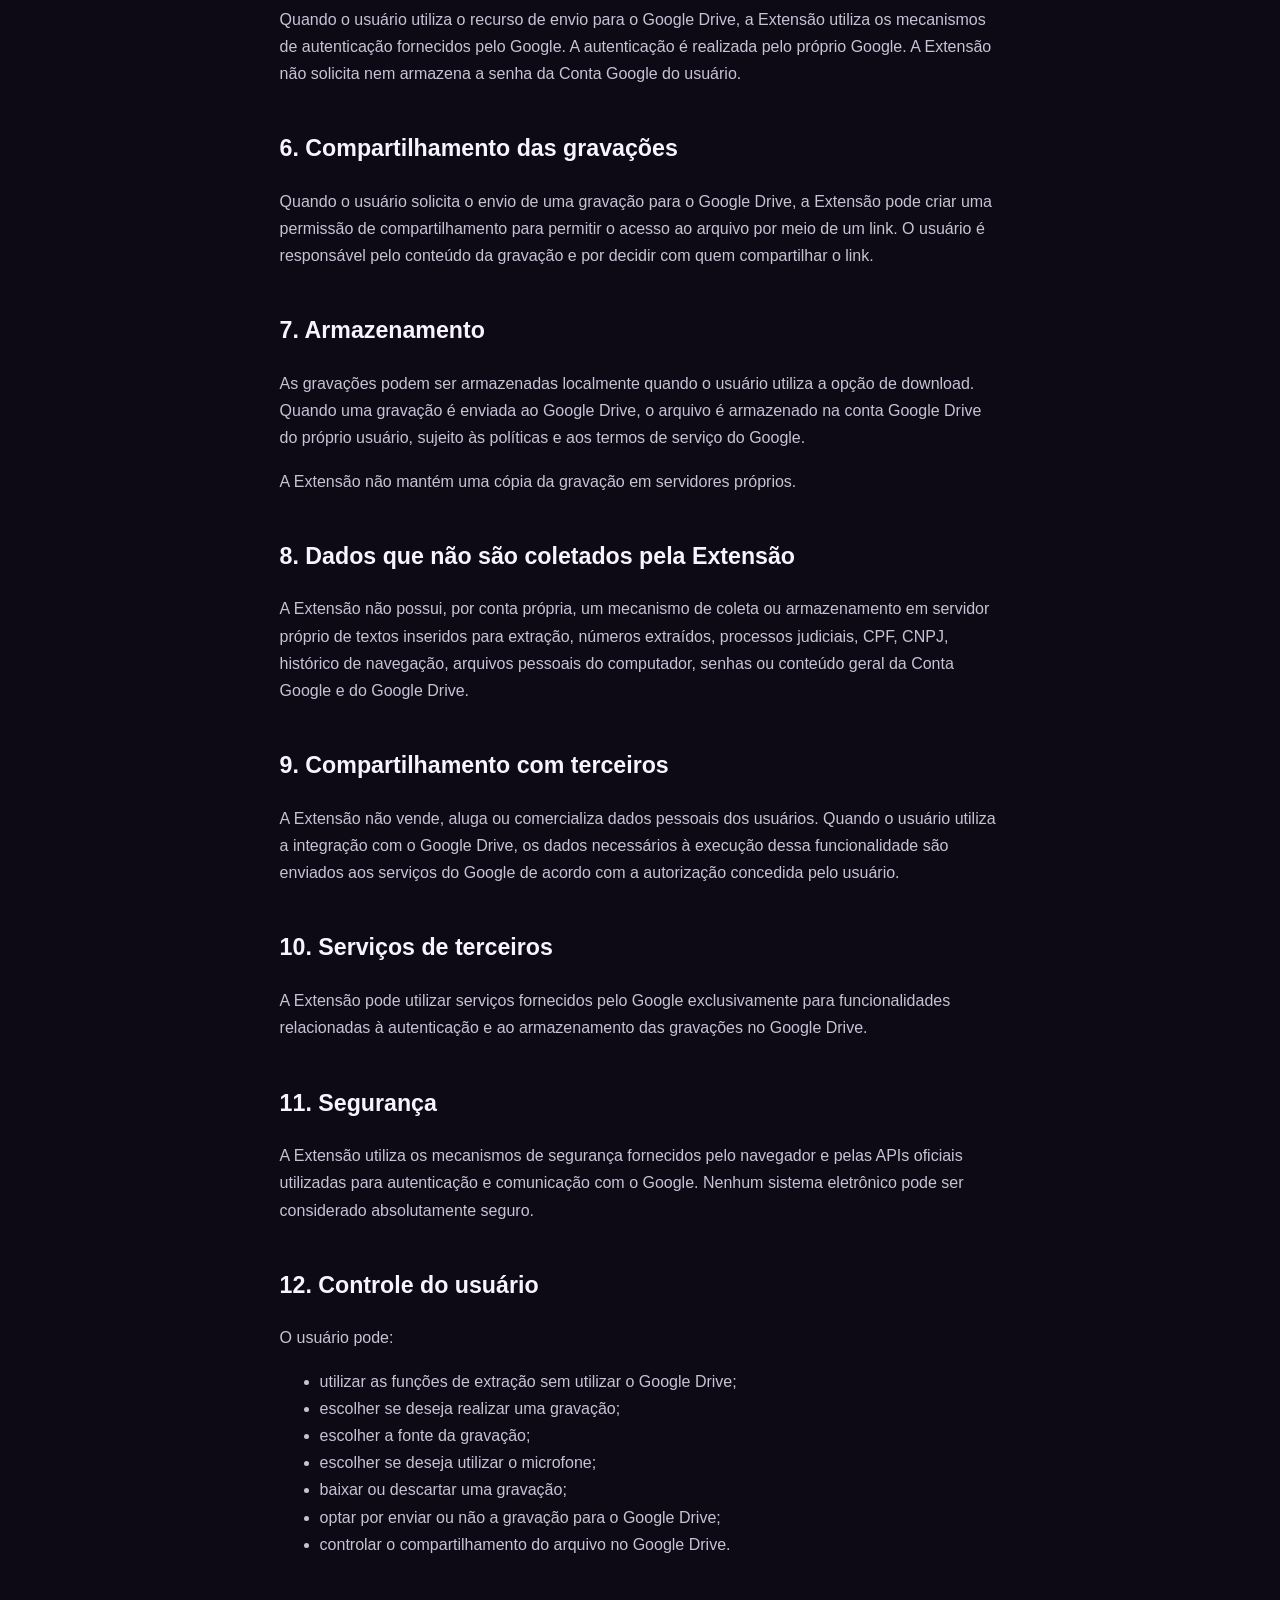
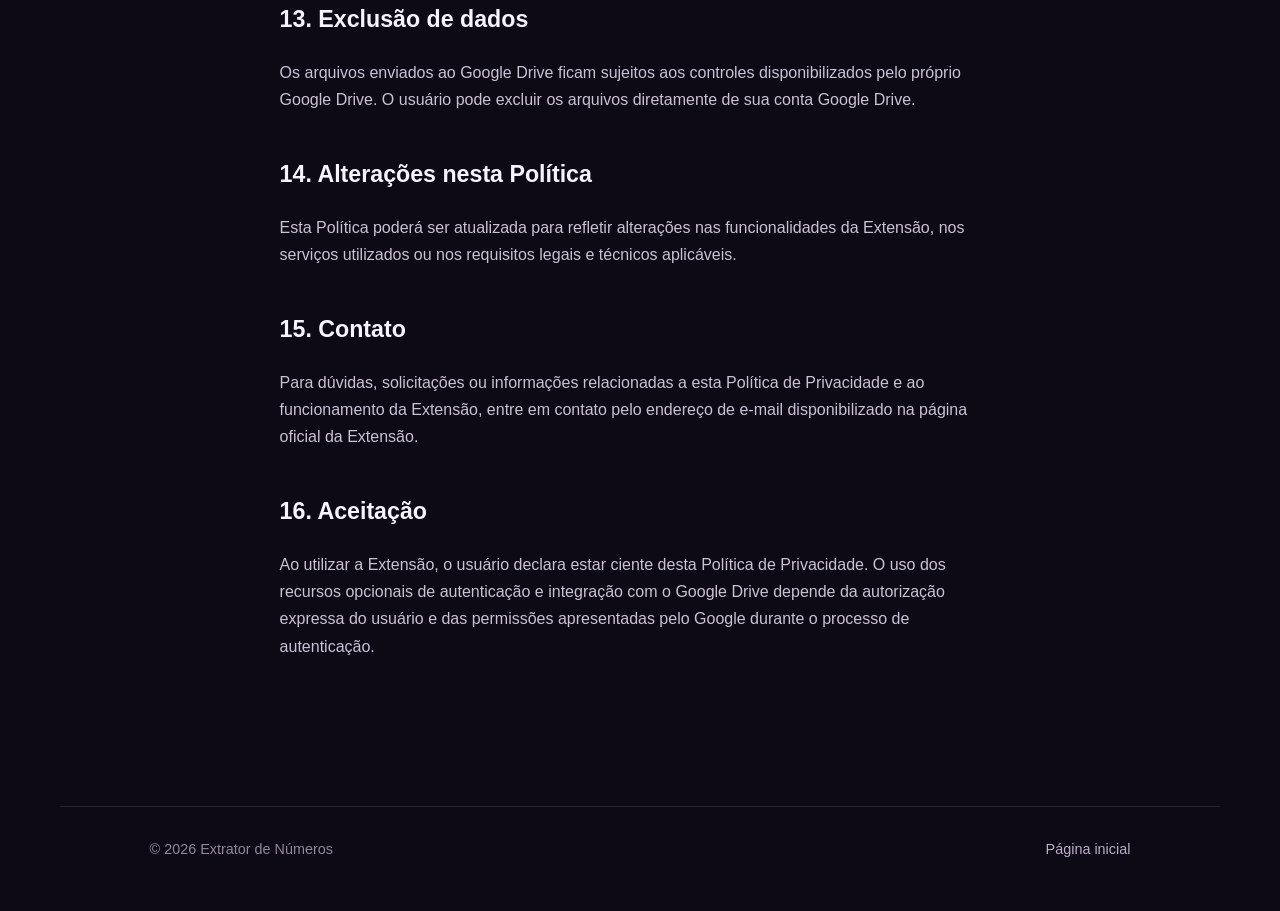
<file: site/privacidade.html>
<!DOCTYPE html>
<html lang="pt-BR">
<head>
  <meta charset="UTF-8">
  <meta name="viewport" content="width=device-width, initial-scale=1.0">
  <meta name="description" content="Política de Privacidade do Extrator de Números.">
  <title>Política de Privacidade — Extrator de Números</title>
  <link rel="stylesheet" href="style.css">
</head>
<body class="document-page">
  <header class="simple-header">
    <a class="brand" href="index.html">
      <div class="brand-icon">✦</div>
      <span>Extrator de Números</span>
    </a>
  </header>

  <main class="document">
    <a class="back" href="index.html">← Voltar para a página inicial</a>

    <span class="eyebrow">Privacidade</span>
    <h1>Política de Privacidade</h1>
    <p class="updated">Última atualização: 20 de novembro de 2026</p>

    <p>
      A extensão <strong>Extrator de Números</strong> (“Extensão”, “Aplicativo” ou “nós”)
      foi desenvolvida para auxiliar na extração, validação, formatação e organização de
      números diretamente no navegador, além de oferecer recursos opcionais de gravação de tela.
    </p>

    <h2>1. Processamento local</h2>
    <p>
      A principal funcionalidade da Extensão funciona localmente no dispositivo do usuário.
      Dados inseridos ou encontrados para extração, incluindo processos judiciais, CPF, CNPJ,
      sequências numéricas e textos utilizados para extração e validação, são processados localmente
      pelo navegador.
    </p>
    <p>A Extensão não possui um servidor próprio para receber, armazenar ou processar esses dados.</p>

    <h2>2. Gravação de tela</h2>
    <p>
      A Extensão oferece um recurso opcional de gravação de tela. A gravação somente é iniciada
      após uma ação explícita do usuário e mediante a seleção da fonte de captura disponibilizada
      pelo navegador.
    </p>
    <p>
      A gravação é processada localmente no navegador e, por padrão, permanece no dispositivo
      do usuário até que ele decida salvá-la ou enviá-la para o Google Drive.
    </p>

    <h2>3. Uso do microfone</h2>
    <p>
      A Extensão oferece uma opção para utilização do microfone durante a gravação.
      O microfone somente é utilizado quando o usuário ativa explicitamente essa opção e
      autoriza o acesso solicitado pelo navegador.
    </p>

    <h2>4. Google Drive</h2>
    <p>
      A Extensão possui uma integração opcional com o Google Drive. O envio para o Google Drive
      somente ocorre quando o usuário seleciona explicitamente a opção “Enviar para Google Drive”
      após realizar uma gravação.
    </p>
    <p>
      Para essa operação, a Extensão utiliza a autenticação do Google e o escopo
      <code>https://www.googleapis.com/auth/drive.file</code>.
      Esse acesso é utilizado para permitir que a Extensão envie arquivos de gravação para o
      Google Drive conforme autorizado pelo usuário.
    </p>
    <p>
      A Extensão não solicita acesso geral ao conteúdo de todo o Google Drive do usuário.
    </p>

    <h2>5. Autenticação Google</h2>
    <p>
      Quando o usuário utiliza o recurso de envio para o Google Drive, a Extensão utiliza os
      mecanismos de autenticação fornecidos pelo Google. A autenticação é realizada pelo próprio
      Google. A Extensão não solicita nem armazena a senha da Conta Google do usuário.
    </p>

    <h2>6. Compartilhamento das gravações</h2>
    <p>
      Quando o usuário solicita o envio de uma gravação para o Google Drive, a Extensão pode criar
      uma permissão de compartilhamento para permitir o acesso ao arquivo por meio de um link.
      O usuário é responsável pelo conteúdo da gravação e por decidir com quem compartilhar o link.
    </p>

    <h2>7. Armazenamento</h2>
    <p>
      As gravações podem ser armazenadas localmente quando o usuário utiliza a opção de download.
      Quando uma gravação é enviada ao Google Drive, o arquivo é armazenado na conta Google Drive
      do próprio usuário, sujeito às políticas e aos termos de serviço do Google.
    </p>
    <p>A Extensão não mantém uma cópia da gravação em servidores próprios.</p>

    <h2>8. Dados que não são coletados pela Extensão</h2>
    <p>
      A Extensão não possui, por conta própria, um mecanismo de coleta ou armazenamento em servidor
      próprio de textos inseridos para extração, números extraídos, processos judiciais, CPF,
      CNPJ, histórico de navegação, arquivos pessoais do computador, senhas ou conteúdo geral
      da Conta Google e do Google Drive.
    </p>

    <h2>9. Compartilhamento com terceiros</h2>
    <p>
      A Extensão não vende, aluga ou comercializa dados pessoais dos usuários.
      Quando o usuário utiliza a integração com o Google Drive, os dados necessários à execução
      dessa funcionalidade são enviados aos serviços do Google de acordo com a autorização
      concedida pelo usuário.
    </p>

    <h2>10. Serviços de terceiros</h2>
    <p>
      A Extensão pode utilizar serviços fornecidos pelo Google exclusivamente para funcionalidades
      relacionadas à autenticação e ao armazenamento das gravações no Google Drive.
    </p>

    <h2>11. Segurança</h2>
    <p>
      A Extensão utiliza os mecanismos de segurança fornecidos pelo navegador e pelas APIs oficiais
      utilizadas para autenticação e comunicação com o Google. Nenhum sistema eletrônico pode ser
      considerado absolutamente seguro.
    </p>

    <h2>12. Controle do usuário</h2>
    <p>O usuário pode:</p>
    <ul>
      <li>utilizar as funções de extração sem utilizar o Google Drive;</li>
      <li>escolher se deseja realizar uma gravação;</li>
      <li>escolher a fonte da gravação;</li>
      <li>escolher se deseja utilizar o microfone;</li>
      <li>baixar ou descartar uma gravação;</li>
      <li>optar por enviar ou não a gravação para o Google Drive;</li>
      <li>controlar o compartilhamento do arquivo no Google Drive.</li>
    </ul>

    <h2>13. Exclusão de dados</h2>
    <p>
      Os arquivos enviados ao Google Drive ficam sujeitos aos controles disponibilizados pelo
      próprio Google Drive. O usuário pode excluir os arquivos diretamente de sua conta Google Drive.
    </p>

    <h2>14. Alterações nesta Política</h2>
    <p>
      Esta Política poderá ser atualizada para refletir alterações nas funcionalidades da Extensão,
      nos serviços utilizados ou nos requisitos legais e técnicos aplicáveis.
    </p>

    <h2>15. Contato</h2>
    <p>
      Para dúvidas, solicitações ou informações relacionadas a esta Política de Privacidade e ao
      funcionamento da Extensão, entre em contato pelo endereço de e-mail disponibilizado na
      página oficial da Extensão.
    </p>

    <h2>16. Aceitação</h2>
    <p>
      Ao utilizar a Extensão, o usuário declara estar ciente desta Política de Privacidade.
      O uso dos recursos opcionais de autenticação e integração com o Google Drive depende da
      autorização expressa do usuário e das permissões apresentadas pelo Google durante o processo
      de autenticação.
    </p>
  </main>

  <footer>
    <div>© 2026 Extrator de Números</div>
    <div><a href="index.html">Página inicial</a></div>
  </footer>
</body>
</html>
</file>
<file: docs/style.css>
* { box-sizing: border-box; }
:root {
  --bg: #0d0a16;
  --panel: #171126;
  --panel2: #21183a;
  --text: #f7f4ff;
  --muted: #b8aecb;
  --purple: #8f4cff;
  --purple2: #c052ff;
  --orange: #ff9f2f;
  --line: rgba(255,255,255,.11);
}
html { scroll-behavior: smooth; }
body {
  margin: 0;
  background:
    radial-gradient(circle at 75% 15%, rgba(143,76,255,.18), transparent 32rem),
    radial-gradient(circle at 20% 30%, rgba(255,159,47,.10), transparent 28rem),
    var(--bg);
  color: var(--text);
  font-family: Inter, -apple-system, BlinkMacSystemFont, "Segoe UI", sans-serif;
  line-height: 1.7;
}
a { color: inherit; }
.hero { min-height: 720px; padding: 24px 7vw 80px; }
.nav { max-width: 1160px; margin: auto; display:flex; justify-content:space-between; align-items:center; }
.nav > a, footer a { color: var(--muted); text-decoration:none; }
.nav > a:hover, footer a:hover { color:white; }
.brand { display:flex; align-items:center; gap:12px; text-decoration:none; font-weight:800; }
.brand-icon {
  width:38px; height:38px; border-radius:12px; display:grid; place-items:center;
  background: linear-gradient(135deg, var(--orange), var(--purple2));
  color:white; box-shadow: 0 8px 28px rgba(143,76,255,.3);
}
.hero-content { max-width: 900px; margin: 130px auto 0; text-align:center; }
.badge, .eyebrow {
  display:inline-block; color:#d9caff; text-transform:uppercase; letter-spacing:.12em;
  font-size:.76rem; font-weight:800;
}
.badge { border:1px solid rgba(192,82,255,.45); background:rgba(143,76,255,.10); padding:8px 14px; border-radius:999px; }
h1 { font-size: clamp(3rem, 8vw, 6.5rem); line-height:.95; letter-spacing:-.055em; margin:25px 0; }
h1 span { background:linear-gradient(90deg,var(--orange),var(--purple2)); -webkit-background-clip:text; background-clip:text; color:transparent; }
.lead { max-width:700px; margin:0 auto; color:var(--muted); font-size:1.18rem; }
.actions { display:flex; gap:14px; justify-content:center; margin:34px 0 16px; flex-wrap:wrap; }
.button { display:inline-block; padding:13px 22px; border-radius:12px; text-decoration:none; font-weight:800; border:1px solid var(--line); }
.primary { background:linear-gradient(135deg,var(--orange),var(--purple)); color:white; border:0; }
.secondary { background:rgba(255,255,255,.04); }
.small { color:#8f879f; font-size:.85rem; }
.section { max-width:1160px; margin:0 auto; padding:100px 7vw; }
.section-heading { max-width:720px; margin-bottom:40px; }
.section-heading h2, .privacy-strip h2 { font-size:clamp(2rem,4vw,3.2rem); line-height:1.05; margin:12px 0; letter-spacing:-.035em; }
.section-heading p, .privacy-strip p { color:var(--muted); }
.cards { display:grid; grid-template-columns:repeat(3,1fr); gap:18px; }
.card { background:linear-gradient(145deg,rgba(255,255,255,.055),rgba(255,255,255,.025)); border:1px solid var(--line); border-radius:20px; padding:28px; }
.card-icon { color:var(--orange); font-weight:900; font-size:.85rem; }
.card h3 { margin:12px 0 5px; font-size:1.25rem; }
.card p { color:var(--muted); margin:0; }
.privacy-strip { max-width:1160px; margin:0 auto 80px; padding:55px; border-radius:28px; border:1px solid rgba(192,82,255,.25); background:linear-gradient(135deg,rgba(143,76,255,.14),rgba(255,159,47,.07)); display:flex; justify-content:space-between; align-items:center; gap:30px; }
.compact { padding-top:20px; padding-bottom:100px; }
footer { max-width:1160px; margin:auto; padding:30px 7vw 50px; border-top:1px solid var(--line); display:flex; justify-content:space-between; gap:20px; color:#8f879f; font-size:.9rem; }
.document-page { background:var(--bg); }
.simple-header { max-width:900px; margin:auto; padding:30px 7vw; border-bottom:1px solid var(--line); }
.document { max-width:900px; margin:70px auto; padding:0 7vw 60px; }
.back { display:inline-block; color:var(--muted); text-decoration:none; margin-bottom:50px; }
.document h1 { font-size:clamp(2.6rem,6vw,4.5rem); margin:10px 0; }
.document h2 { margin-top:42px; font-size:1.45rem; }
.document p, .document li { color:#c9c2d5; }
.document strong { color:white; }
.document code { background:rgba(255,255,255,.08); padding:3px 7px; border-radius:6px; color:#e6d7ff; }
.updated { color:#8f879f !important; margin-bottom:45px; }
@media (max-width: 800px) {
  .hero { min-height:650px; }
  .hero-content { margin-top:100px; }
  .cards { grid-template-columns:1fr; }
  .privacy-strip { margin:0 7vw 60px; padding:32px; display:block; }
  .privacy-strip .button { margin-top:15px; }
  footer { display:block; }
  footer div + div { margin-top:10px; }
}

.nav-links { display:flex; align-items:center; gap:24px; }
.nav-links a { color:var(--muted); text-decoration:none; }
.nav-links a:hover { color:white; }
.privacy-actions { display:flex; gap:12px; flex-wrap:wrap; }
.document-links { display:flex; align-items:center; gap:24px; flex-wrap:wrap; margin-bottom:50px; }
.document-links .back { margin-bottom:0; }
.document-link { color:#d9caff; text-decoration:none; font-weight:700; }
.document-link:hover { color:white; }
.footer-separator { color:#665d75; margin:0 5px; }
@media (max-width: 800px) {
  .nav-links { gap:12px; font-size:.9rem; }
  .document-links { display:block; }
  .document-links .document-link { display:inline-block; margin-top:10px; }
}


/* Identidade visual v2.0 */
.brand-logo {
  width: 44px;
  height: 44px;
  object-fit: contain;
  border-radius: 12px;
  filter: drop-shadow(0 8px 22px rgba(143,76,255,.28));
}
.hero-brand-mark {
  margin: 38px auto 0;
  width: 82px;
  height: 82px;
  padding: 8px;
  border-radius: 22px;
  background: linear-gradient(135deg, rgba(143,76,255,.22), rgba(255,159,47,.12));
  border: 1px solid rgba(192,82,255,.30);
  box-shadow: 0 14px 45px rgba(70,20,140,.28);
}
.hero-brand-mark img { width: 100%; height: 100%; object-fit: contain; border-radius: 16px; }
.contact-section { max-width: 1160px; margin: 0 auto; padding: 0 7vw 20px; }
.contact-card {
  border: 1px solid rgba(192,82,255,.28);
  border-radius: 24px;
  padding: 34px 38px;
  background: linear-gradient(135deg, rgba(143,76,255,.12), rgba(255,159,47,.055));
  display: flex; align-items: center; justify-content: space-between; gap: 30px;
}
.contact-card h2 { font-size: clamp(1.8rem, 3vw, 2.5rem); margin: 10px 0 5px; letter-spacing: -.035em; }
.contact-card p { color: var(--muted); margin: 0; max-width: 650px; }
.contact-email {
  display: inline-flex; align-items: center; gap: 12px; padding: 13px 18px;
  border-radius: 13px; text-decoration: none; font-weight: 800; white-space: nowrap;
  color: white; border: 1px solid rgba(192,82,255,.42);
  background: rgba(10,7,18,.45);
  transition: transform .2s ease, border-color .2s ease, background .2s ease;
}
.contact-email:hover { transform: translateY(-2px); border-color: rgba(255,159,47,.75); background: rgba(255,255,255,.06); }
.contact-icon {
  width: 30px; height: 30px; display: grid; place-items: center; border-radius: 9px;
  background: linear-gradient(135deg, var(--orange), var(--purple2)); color: white; font-weight: 900;
}
.footer-contact a { color: #d9caff; text-decoration: none; }
.footer-contact a:hover { color: white; }
@media (max-width: 800px) {
  .contact-card { display: block; padding: 28px; }
  .contact-email { margin-top: 22px; width: 100%; justify-content: center; }
  .hero-brand-mark { margin-top: 30px; }
}
</file>
<file: site/style.css>
* { box-sizing: border-box; }
:root {
  --bg: #0d0a16;
  --panel: #171126;
  --panel2: #21183a;
  --text: #f7f4ff;
  --muted: #b8aecb;
  --purple: #8f4cff;
  --purple2: #c052ff;
  --orange: #ff9f2f;
  --line: rgba(255,255,255,.11);
}
html { scroll-behavior: smooth; }
body {
  margin: 0;
  background:
    radial-gradient(circle at 75% 15%, rgba(143,76,255,.18), transparent 32rem),
    radial-gradient(circle at 20% 30%, rgba(255,159,47,.10), transparent 28rem),
    var(--bg);
  color: var(--text);
  font-family: Inter, -apple-system, BlinkMacSystemFont, "Segoe UI", sans-serif;
  line-height: 1.7;
}
a { color: inherit; }
.hero { min-height: 720px; padding: 24px 7vw 80px; }
.nav { max-width: 1160px; margin: auto; display:flex; justify-content:space-between; align-items:center; }
.nav > a, footer a { color: var(--muted); text-decoration:none; }
.nav > a:hover, footer a:hover { color:white; }
.brand { display:flex; align-items:center; gap:12px; text-decoration:none; font-weight:800; }
.brand-icon {
  width:38px; height:38px; border-radius:12px; display:grid; place-items:center;
  background: linear-gradient(135deg, var(--orange), var(--purple2));
  color:white; box-shadow: 0 8px 28px rgba(143,76,255,.3);
}
.hero-content { max-width: 900px; margin: 130px auto 0; text-align:center; }
.badge, .eyebrow {
  display:inline-block; color:#d9caff; text-transform:uppercase; letter-spacing:.12em;
  font-size:.76rem; font-weight:800;
}
.badge { border:1px solid rgba(192,82,255,.45); background:rgba(143,76,255,.10); padding:8px 14px; border-radius:999px; }
h1 { font-size: clamp(3rem, 8vw, 6.5rem); line-height:.95; letter-spacing:-.055em; margin:25px 0; }
h1 span { background:linear-gradient(90deg,var(--orange),var(--purple2)); -webkit-background-clip:text; background-clip:text; color:transparent; }
.lead { max-width:700px; margin:0 auto; color:var(--muted); font-size:1.18rem; }
.actions { display:flex; gap:14px; justify-content:center; margin:34px 0 16px; flex-wrap:wrap; }
.button { display:inline-block; padding:13px 22px; border-radius:12px; text-decoration:none; font-weight:800; border:1px solid var(--line); }
.primary { background:linear-gradient(135deg,var(--orange),var(--purple)); color:white; border:0; }
.secondary { background:rgba(255,255,255,.04); }
.small { color:#8f879f; font-size:.85rem; }
.section { max-width:1160px; margin:0 auto; padding:100px 7vw; }
.section-heading { max-width:720px; margin-bottom:40px; }
.section-heading h2, .privacy-strip h2 { font-size:clamp(2rem,4vw,3.2rem); line-height:1.05; margin:12px 0; letter-spacing:-.035em; }
.section-heading p, .privacy-strip p { color:var(--muted); }
.cards { display:grid; grid-template-columns:repeat(3,1fr); gap:18px; }
.card { background:linear-gradient(145deg,rgba(255,255,255,.055),rgba(255,255,255,.025)); border:1px solid var(--line); border-radius:20px; padding:28px; }
.card-icon { color:var(--orange); font-weight:900; font-size:.85rem; }
.card h3 { margin:12px 0 5px; font-size:1.25rem; }
.card p { color:var(--muted); margin:0; }
.privacy-strip { max-width:1160px; margin:0 auto 80px; padding:55px; border-radius:28px; border:1px solid rgba(192,82,255,.25); background:linear-gradient(135deg,rgba(143,76,255,.14),rgba(255,159,47,.07)); display:flex; justify-content:space-between; align-items:center; gap:30px; }
.compact { padding-top:20px; padding-bottom:100px; }
footer { max-width:1160px; margin:auto; padding:30px 7vw 50px; border-top:1px solid var(--line); display:flex; justify-content:space-between; gap:20px; color:#8f879f; font-size:.9rem; }
.document-page { background:var(--bg); }
.simple-header { max-width:900px; margin:auto; padding:30px 7vw; border-bottom:1px solid var(--line); }
.document { max-width:900px; margin:70px auto; padding:0 7vw 60px; }
.back { display:inline-block; color:var(--muted); text-decoration:none; margin-bottom:50px; }
.document h1 { font-size:clamp(2.6rem,6vw,4.5rem); margin:10px 0; }
.document h2 { margin-top:42px; font-size:1.45rem; }
.document p, .document li { color:#c9c2d5; }
.document strong { color:white; }
.document code { background:rgba(255,255,255,.08); padding:3px 7px; border-radius:6px; color:#e6d7ff; }
.updated { color:#8f879f !important; margin-bottom:45px; }
@media (max-width: 800px) {
  .hero { min-height:650px; }
  .hero-content { margin-top:100px; }
  .cards { grid-template-columns:1fr; }
  .privacy-strip { margin:0 7vw 60px; padding:32px; display:block; }
  .privacy-strip .button { margin-top:15px; }
  footer { display:block; }
  footer div + div { margin-top:10px; }
}
</file>
<file: recorder/recorder.css>
*{box-sizing:border-box}
:root{--bg:#0d0a16;--card:#171126;--line:rgba(255,255,255,.11);--text:#f7f4ff;--muted:#b8aecb;--blue:#8f4cff;--blue2:rgba(143,76,255,.12);--red:#ef476f;--green:#10b981}
html,body{margin:0;width:100%;min-height:100%;background:
 radial-gradient(circle at 85% 0%, rgba(143,76,255,.18), transparent 30rem),
 radial-gradient(circle at 10% 100%, rgba(255,159,47,.08), transparent 26rem),
 var(--bg);color:var(--text);font-family:"Segoe UI",system-ui,-apple-system,sans-serif}
body{overflow-x:hidden}
.app{width:560px;max-width:100vw;margin:0 auto;padding:10px 12px 12px}
header{height:38px;display:flex;align-items:center;justify-content:space-between;margin-bottom:7px}
.brand{display:flex;align-items:center;gap:8px;min-width:0}.dot{width:9px;height:9px;flex:0 0 9px;border-radius:50%;background:linear-gradient(135deg,#ff6a7f,#ef476f);box-shadow:0 0 0 3px #fee2e2}.brand h1{font-size:15px;line-height:1;margin:0;color:#d9caff;font-weight:750}.sub{font-size:9px;color:var(--muted);margin-top:3px}.state{font-size:9px;font-weight:800;padding:4px 8px;border-radius:999px;white-space:nowrap;border:1px solid transparent;display:inline-flex;align-items:center;gap:5px}.state:before{content:"";width:6px;height:6px;border-radius:50%;background:currentColor}.state-ready{color:var(--muted);background:rgba(255,255,255,.07);border-color:rgba(255,255,255,.11)}.state-select{color:#cfaaff;background:rgba(143,76,255,.12);border-color:rgba(192,82,255,.40)}.state-recording{color:#ff8ea3;background:rgba(239,71,111,.12);border-color:rgba(239,71,111,.35)}.state-paused{color:#ffc06a;background:rgba(255,159,47,.12);border-color:rgba(255,159,47,.35)}.state-done{color:#6ee7b7;background:rgba(16,185,129,.12);border-color:rgba(16,185,129,.35)}
.panel{margin:0;background:linear-gradient(145deg,rgba(255,255,255,.055),rgba(255,255,255,.025));border:1px solid var(--line);border-radius:9px;padding:8px 9px}
.settings{display:flex;align-items:center;gap:8px}.field{display:flex;align-items:center;gap:5px;font-size:9px;font-weight:750;color:var(--muted)}.field select{height:28px;border:1px solid rgba(255,255,255,.16);border-radius:6px;padding:0 7px;background:#171126;color:#f7f4ff;color-scheme:dark;font-size:10px;outline:none}.field select option{background:#171126;color:#f7f4ff}.field select:focus{border-color:rgba(192,82,255,.7)}.checks{display:flex;align-items:center;margin-left:auto;font-size:10px;color:#d9caff}.checks label{display:flex;align-items:center;gap:4px;white-space:nowrap}.checks input{margin:0;width:13px;height:13px}.info{font-size:9px;color:#8f879f;margin-top:6px;white-space:nowrap;overflow:hidden;text-overflow:ellipsis}
.selection-panel{margin-top:8px;background:linear-gradient(145deg,rgba(255,255,255,.055),rgba(255,255,255,.025));border:1px solid var(--line);border-radius:9px;padding:8px}.hidden{display:none!important}.selection-head{height:24px;display:flex;align-items:center;justify-content:space-between;gap:8px;margin-bottom:6px}.selection-head strong{display:inline;color:#d9caff;font-size:10px}.selection-head span{display:inline;color:#8f879f;font-size:9px;margin-left:5px}.selection-size{font:700 9px Consolas,monospace;color:#cfaaff;white-space:nowrap}
.preview-wrap{position:relative;width:100%;height:190px;background:#0b0812;border-radius:7px;overflow:hidden;display:flex;align-items:center;justify-content:center;user-select:none;border:1px solid rgba(255,255,255,.10)}#preview{display:block;max-width:100%;max-height:100%;width:auto;height:auto;cursor:crosshair}.selection-box{position:absolute;border:2px solid #a85cff;background:rgba(143,76,255,.12);box-shadow:0 0 0 9999px rgba(5,3,12,.62);pointer-events:none}.selection-box:after{content:"";position:absolute;inset:-1px;border:1px solid rgba(255,255,255,.45);pointer-events:none}#selectionHint{position:absolute;left:50%;top:50%;transform:translate(-50%,-50%);background:rgba(13,10,22,.92);color:#fff;border:1px solid rgba(255,255,255,.12);border-radius:999px;padding:6px 10px;font-size:9px;white-space:nowrap;pointer-events:none}.selection-actions{display:flex;justify-content:space-between;align-items:center;gap:6px;margin-top:7px}.selection-actions .left{display:flex;gap:5px}
button{height:29px;border:1px solid transparent;border-radius:7px;padding:0 10px;font-size:10px;font-weight:750;cursor:pointer;background:linear-gradient(135deg,var(--orange),var(--purple));;color:#fff;transition:background .14s ease,border-color .14s ease,box-shadow .14s ease,transform .12s ease,opacity .14s ease;display:inline-flex;align-items:center;justify-content:center;gap:6px;white-space:nowrap}button:hover:not(:disabled){transform:translateY(-1px);box-shadow:0 3px 9px rgba(16,24,40,.12)}button:active:not(:disabled){transform:translateY(0);box-shadow:none}button:disabled{opacity:.42;cursor:not-allowed;box-shadow:none}.primary{background:var(--blue)}.primary:hover:not(:disabled){background:linear-gradient(135deg,#ffae43,#c052ff)}.danger{background:linear-gradient(135deg,#ff6a7f,#ef476f)}.danger:hover:not(:disabled){background:linear-gradient(135deg,#ff7b8d,#d9365f)}.btn-secondary{background:rgba(255,255,255,.05);color:#d9caff;border-color:rgba(255,255,255,.14)}.btn-secondary:hover:not(:disabled){background:rgba(255,255,255,.09);border-color:rgba(255,255,255,.20)}.btn-start{min-width:142px}.btn-main{min-width:112px}.btn-pause{background:rgba(255,255,255,.05);color:#d9caff;border-color:rgba(255,255,255,.14);min-width:86px}.btn-pause:hover:not(:disabled){background:rgba(255,255,255,.09);border-color:rgba(255,255,255,.20)}.btn-stop{min-width:76px}.btn-download{background:linear-gradient(135deg,#0ea66f,#13c48b);border-color:#10b981;color:#fff}.btn-download:hover:not(:disabled){background:#0a9667}.btn-close{background:rgba(255,255,255,.05);color:#d9caff;border-color:rgba(255,255,255,.14)}.btn-close:hover:not(:disabled){background:rgba(255,255,255,.08)}.icon{width:13px;height:13px;display:inline-block;position:relative;flex:0 0 13px}.icon-screen:before{content:"";position:absolute;left:1px;top:1px;width:10px;height:7px;border:1.5px solid currentColor;border-radius:1.5px}.icon-screen:after{content:"";position:absolute;left:4px;top:9px;width:5px;height:1.5px;background:currentColor;box-shadow:-1.5px 2px 0 0 currentColor}.icon-record{border-radius:50%;background:currentColor;width:9px;height:9px;margin:0 2px}.icon-pause:before,.icon-pause:after{content:"";position:absolute;top:1px;width:3px;height:11px;border-radius:1px;background:currentColor}.icon-pause:before{left:2px}.icon-pause:after{right:2px}.icon-play:before{content:"";position:absolute;left:3px;top:1px;border-top:6px solid transparent;border-bottom:6px solid transparent;border-left:9px solid currentColor}.icon-stop{width:9px;height:9px;background:currentColor;border-radius:2px;margin:0 2px}.icon-download:before{content:"";position:absolute;left:5px;top:1px;width:3px;height:7px;background:currentColor;border-radius:1px}.icon-download:after{content:"";position:absolute;left:2px;top:6px;width:8px;height:8px;border-right:2px solid currentColor;border-bottom:2px solid currentColor;transform:rotate(45deg) scale(.65)}.btn-label{display:inline-block}.selection-actions #startRecording{min-width:142px}
.controlbar{display:flex;align-items:center;justify-content:space-between;gap:8px;margin-top:8px;padding:7px 8px;background:rgba(255,255,255,.035);border:1px solid var(--line);border-radius:9px;box-shadow:0 1px 2px rgba(16,24,40,.03)}.timer{font:750 22px/1 Consolas,monospace;letter-spacing:.5px;color:#f7f4ff;min-width:105px}.record-status{display:flex;align-items:center;gap:5px;font-size:9px;font-weight:800;color:var(--muted);min-width:74px}.record-status:before{content:"";width:6px;height:6px;border-radius:50%;background:#98a2b3}.record-status.state-recording{color:#ff8ea3}.record-status.state-recording:before{background:#dc2626;box-shadow:0 0 0 3px #fee2e2}.record-status.state-paused{color:#ffc06a}.record-status.state-paused:before{background:#f59e0b}.record-status.state-done{color:#6ee7b7}.record-status.state-done:before{background:#10b981}.record-status.state-select{color:#cfaaff}.record-status.state-select:before{background:#3b82f6}.actions{display:flex;gap:5px;margin:0}.actions button{min-width:76px}.actions #choose{min-width:112px}.bottom{display:flex;justify-content:flex-end;gap:5px;margin-top:7px}.bottom button{height:27px}.error{color:#991b1b;background:#fee2e2;border:1px solid #fecaca;border-radius:6px;padding:6px 8px;margin-top:7px;font-size:9px;display:none}.error.show{display:block}
@media(max-width:580px){.app{width:100%;padding:8px}.preview-wrap{height:170px}.selection-head span{display:none}.settings{gap:5px}.field select{padding:0 5px}.timer{font-size:20px}.actions button{min-width:68px}.actions #choose{min-width:100px}}
.btn-drive{background:rgba(255,255,255,.035);color:#d9caff;border-color:#b9c9e8}.btn-drive:hover:not(:disabled){background:#eff6ff;border-color:rgba(192,82,255,.7)}.btn-drive:disabled{opacity:.42}.icon-cloud:before{content:"";position:absolute;left:1px;top:4px;width:11px;height:7px;border:1.5px solid currentColor;border-radius:7px}.icon-cloud:after{content:"";position:absolute;left:4px;top:1px;width:5px;height:7px;border:1.5px solid currentColor;border-bottom:0;border-radius:7px;background:transparent}.icon-link:before{content:"";position:absolute;left:1px;top:5px;width:7px;height:4px;border:1.5px solid currentColor;border-radius:4px;transform:rotate(-35deg)}.icon-link:after{content:"";position:absolute;right:1px;top:4px;width:7px;height:4px;border:1.5px solid currentColor;border-radius:4px;transform:rotate(-35deg)}.icon-external:before{content:"↗";position:absolute;left:0;top:-2px;font-size:14px;font-weight:800}.cloud-status{display:none;margin-top:7px;padding:6px 8px;border:1px solid rgba(192,82,255,.45);background:linear-gradient(135deg,rgba(20,14,34,.96),rgba(34,20,50,.96));color:#f7f4ff;border-radius:7px;font-size:9px;font-weight:700;box-shadow:inset 0 0 0 1px rgba(255,255,255,.04)}.cloud-status.show{display:block}.share-result{margin-top:7px;padding:7px 8px;border:1px solid rgba(16,185,129,.35);background:rgba(16,185,129,.12);border-radius:8px;display:flex;align-items:center;justify-content:space-between;gap:8px}.share-result.hidden{display:none!important}.share-title{display:flex;align-items:center;gap:6px;color:#6ee7b7;font-size:9px;font-weight:800}.share-check{width:15px;height:15px;border-radius:50%;background:#10b981;color:#fff;display:inline-flex;align-items:center;justify-content:center;font-size:9px}.share-actions{display:flex;gap:5px}.share-actions button{height:25px;font-size:9px;min-width:76px}.share-actions .btn-secondary{background:linear-gradient(135deg,#171126,#24183a);color:#f7f4ff;border-color:rgba(192,82,255,.65);box-shadow:inset 0 0 0 1px rgba(255,159,47,.10)}.bottom{flex-wrap:wrap}
</file>
